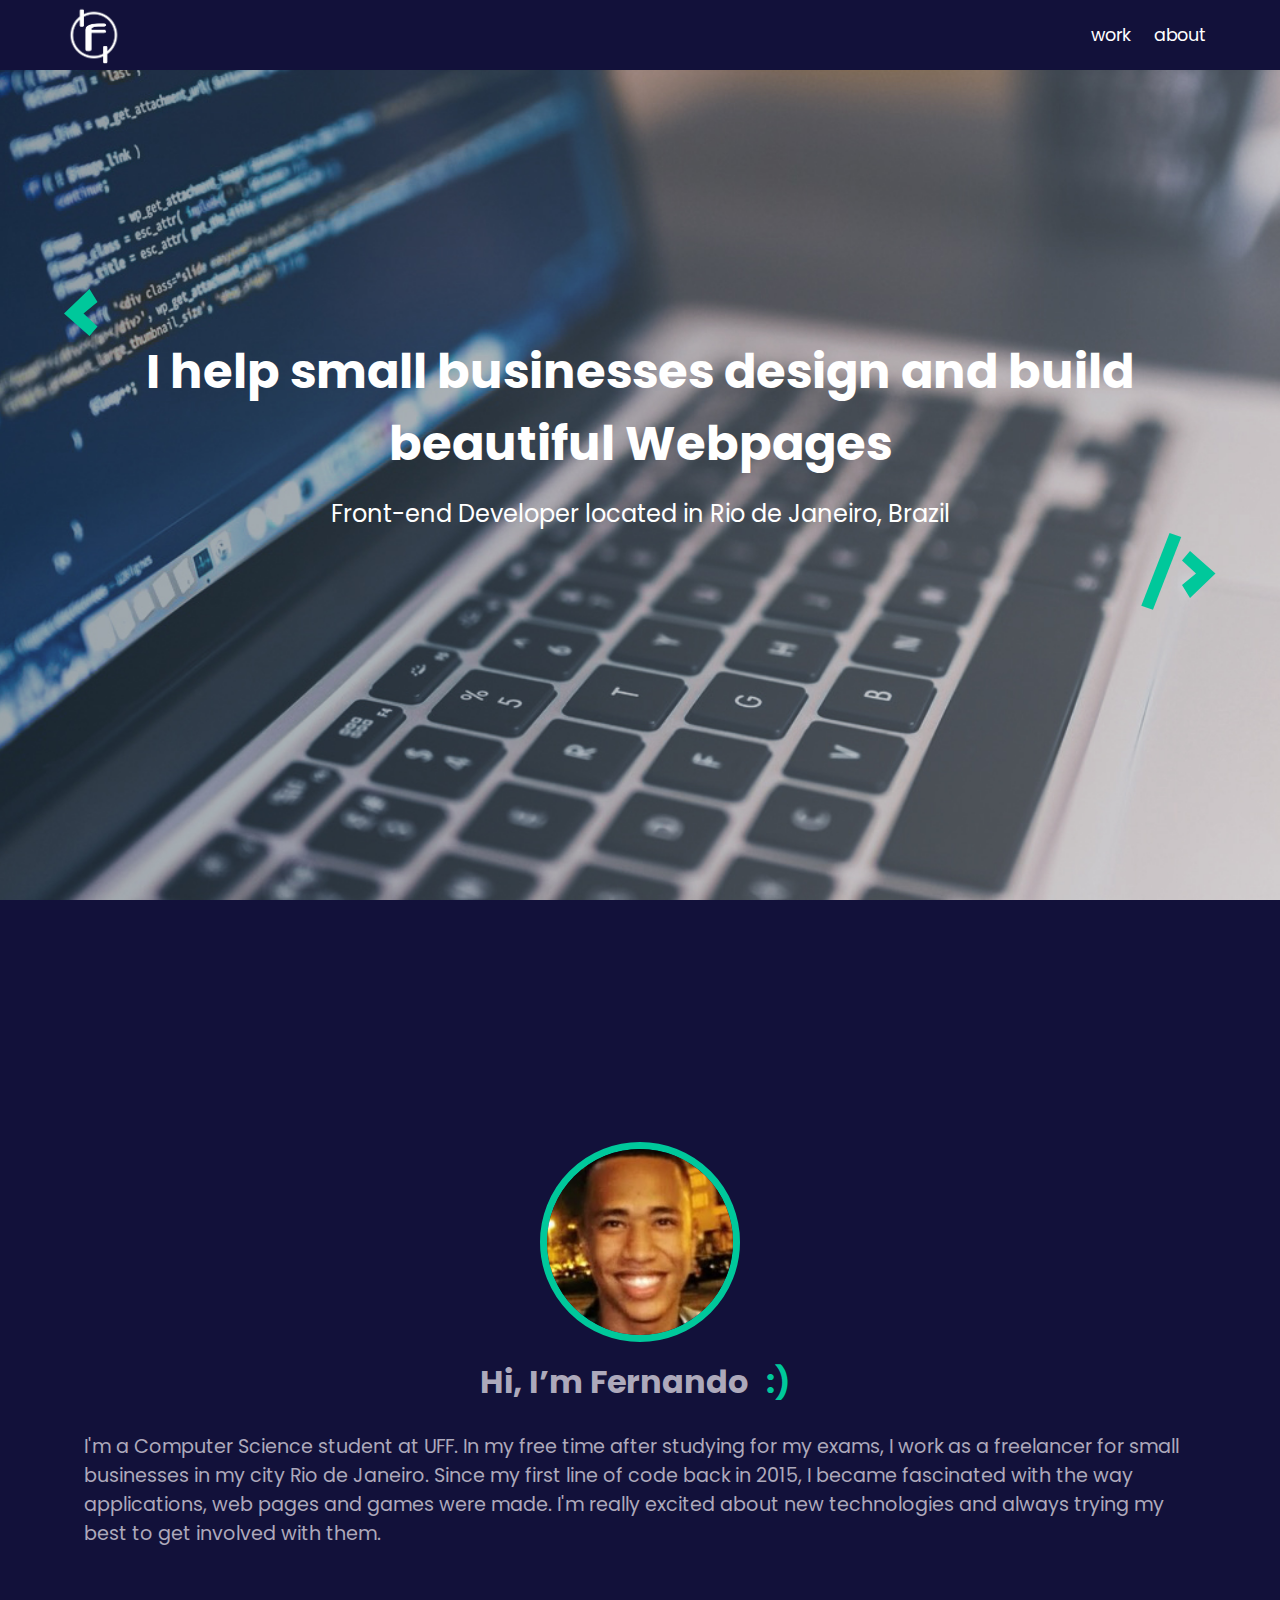
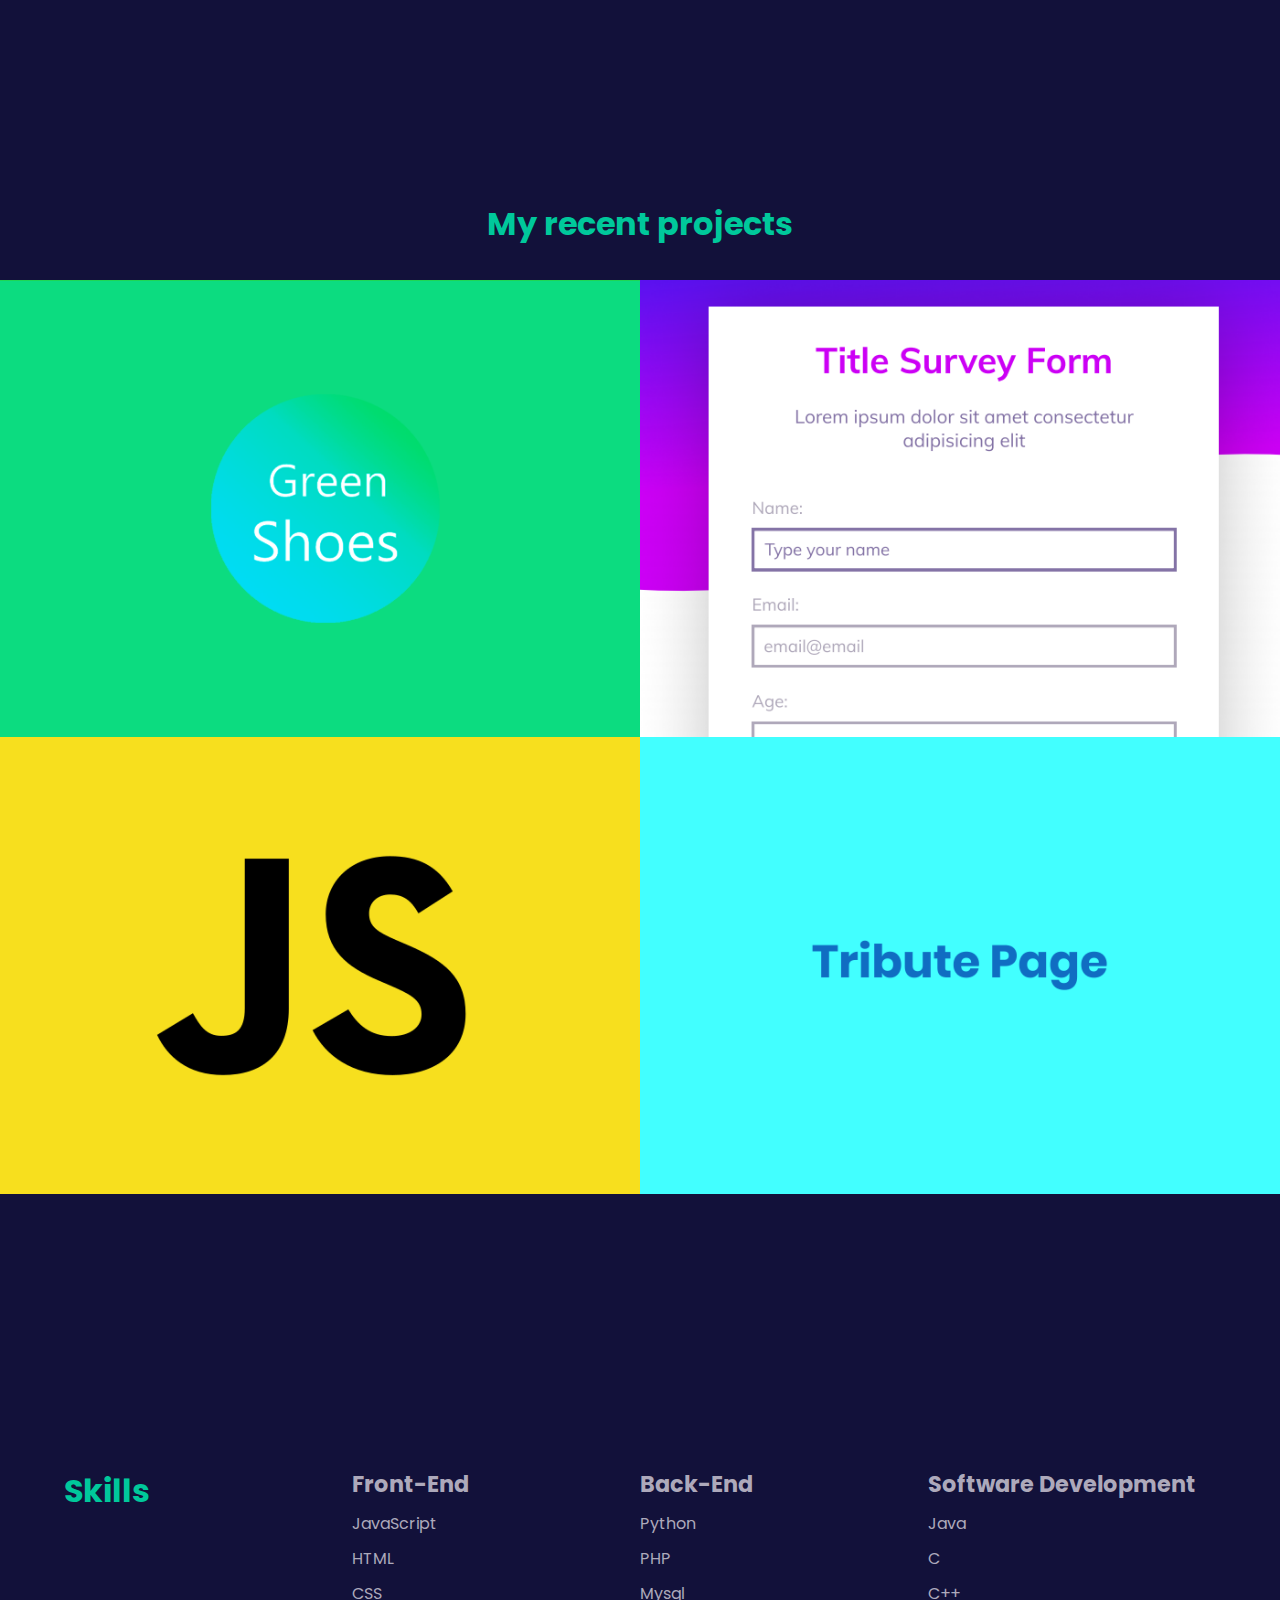
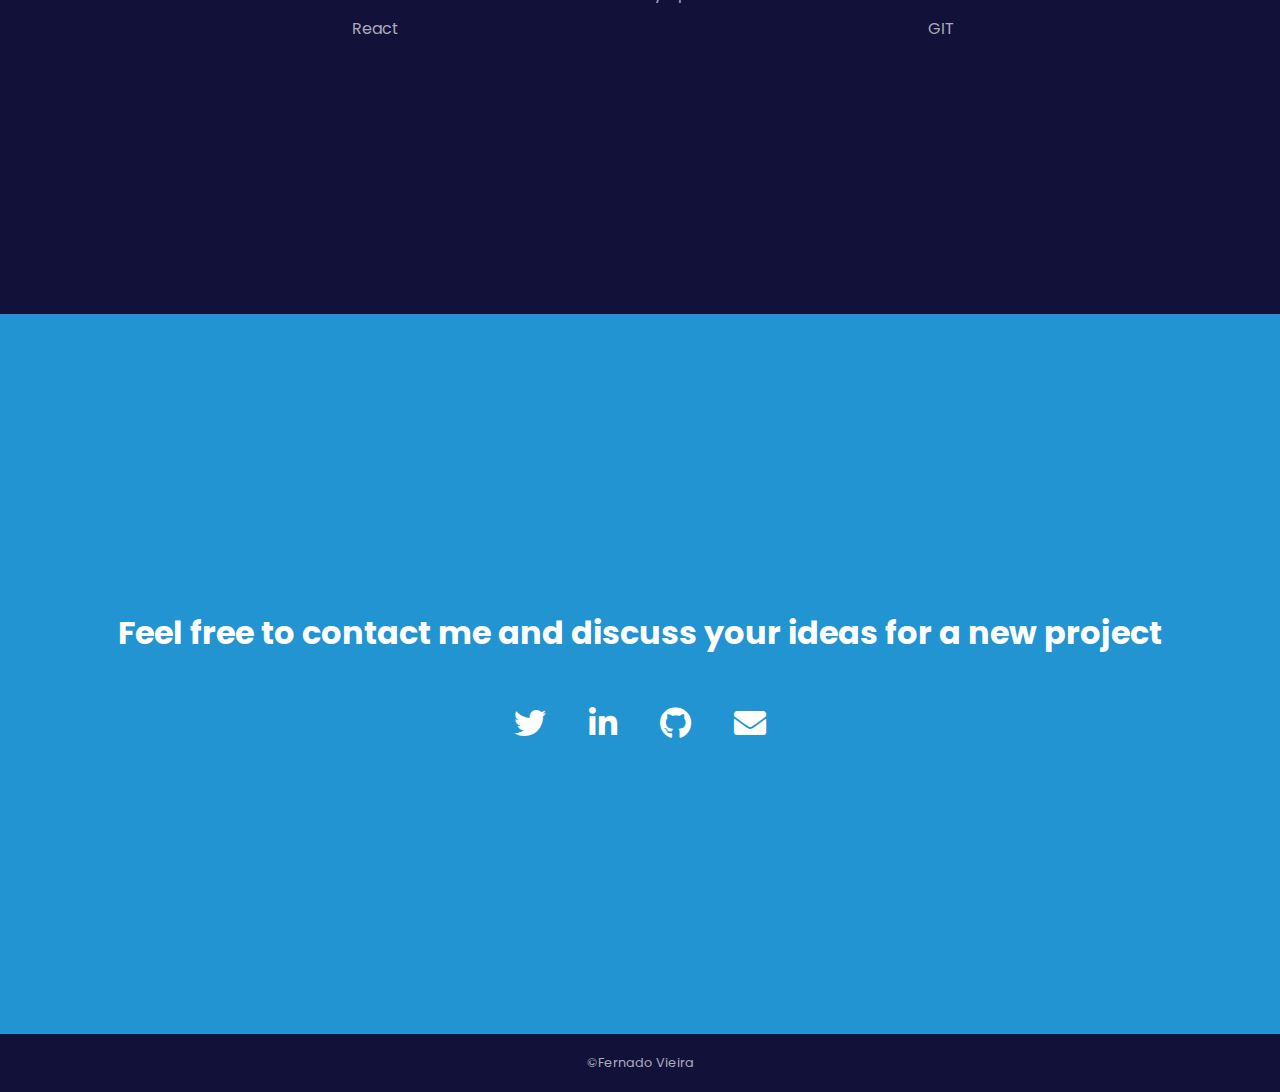
<file: Personal Portfolio/index.html>
<html lang="en">
<head>
    <meta charset="UTF-8">
    <meta name="viewport" content="width=device-width, initial-scale=1.0">
    <link rel="stylesheet" href="./css/style.css">
    <title>Fernando Vieira | Home</title>
</head>
<body>
    <nav class="header" id="navbar">
        <div class="container">
            <img src="./img/logo-white.png" alt="Logo" class="logo-top">
            <nav class="menu">
                <ul>
                    <li><a href="#projects">work</a></li>
                    <li><a href="#about">about</a></li>
                </ul>
            </nav>
        </div>
    </nav>
    <div class="image-background">
        <section class="container" id="welcome-section">
            <svg class="code-top" width="34" height="47" viewBox="0 0 34 47" fill="none" xmlns="http://www.w3.org/2000/svg">
                <path d="M0 24.5L25.5 0L33.5 13L19.5 24.5L33.5 37.5L25.5 47L0 24.5Z" fill="#00C89B"/>
            </svg>                
            <h1 class="title">I help small businesses design and build beautiful Webpages</h1>
            <h2 class="description">Front-end Developer located in Rio de Janeiro, Brazil</h2>
            <svg class="code-bottom" width="75" height="81" viewBox="0 0 75 81" fill="none" xmlns="http://www.w3.org/2000/svg">
                <path d="M40.2258 6.05441L28.5508 1.96838L0.274679 74.685L11.9496 78.771L40.2258 6.05441Z" fill="#00C89B"/>
                <path d="M74.5 42.5L49 67L41 54L55 42.5L41 29.5L49 20L74.5 42.5Z" fill="#00C89B"/>
            </svg>                
        </section>
    </div>
    <div class="container about-section" id="about">
        <img class="profile-img" src="./img/my-photo.jpg" alt="My Photo">
        <h2 class="title-section">Hi, I’m Fernando <span class="smile">:)</span></h2>
        <p class="p-text">I'm a Computer Science student at UFF. In my free time after studying for my exams, I work as a freelancer for small businesses in my city Rio de Janeiro. Since my first line of code back in 2015, I became fascinated with the way applications, web pages and games were made. I'm really excited about new technologies and always trying my best to get involved with them.</p>
    </div>
    <section id="projects">
        <h2 class="title-section">My recent projects</h2>
        <div class="project-area project-area1">
            <img src="./img/portifolio-1.png" alt="Green shoes">
            <div class="project-description">
                <h3 class="project-tile">Green Shoes</h3>
                <p class="p-text">Lorem ipsum dolor sit amet consectetur adipisicing elit.</p>
                <a href="https://codepen.io/fernandonv/full/yLyXdaG" target="_blank">preview the project</a>
            </div>
        </div>
        <div class="project-area project-area2">
            <img src="./img/portifolio-2.png" alt="Survey Form FIFA">
            <div class="project-description">
                <h3 class="project-tile">Survey Form</h3>
                <p class="p-text">FIFA championship Survey Form</p>
                <a href="https://codepen.io/fernandonv/full/PowjPXy" target="_blank">preview the project</a>
            </div>
        </div>
        <div class="project-area project-area3">
            <img src="./img/portifolio-3.png" alt="Technical Documentation Page JavaScript">
            <div class="project-description">
                <h3 class="project-tile">Technical Documentation Page</h3>
                <p class="p-text">JavaScript (JS) is a lightweight, interpreted, or just-in-time compiled programming language with first-class functions.</p>
                <a href="https://codepen.io/fernandonv/full/RwNQqOb" target="_blank">preview the project</a>
            </div>
        </div>
        <div class="project-area project-area4">
            <img src="./img/portifolio-4.png" alt="Tribute Page">
            <div class="project-description">
                <h3 class="project-tile">Tribute Page</h3>
                <p class="p-text">The father of theoretical computer science and artificial intelligence</p>
                <a href="https://codepen.io/fernandonv/full/eYYRdyO" target="_blank">preview the project</a>          
            </div>
        </div>
    </section>
    <div class="container skill-section">
        <h2 class="title-section">Skills</h2>
        <div class="skill">
            <h3 class="type-skill">Front-End</h3>
            <ul>
                <li>JavaScript</li>
                <li>HTML</li>
                <li>CSS</li>
                <li>React</li>
            </ul>
        </div>
        <div class="skill">
            <h3 class="type-skill">Back-End</h3>
            <ul>
                <li>Python</li>
                <li>PHP</li>
                <li>Mysql</li>
            </ul>
        </div>
        <div class="skill">
            <h3 class="type-skill">Software Development</h3>
            <ul>
                <li>Java</li>
                <li>C</li>
                <li>C++</li>
                <li>GIT</li>
            </ul>
        </div>
    </div>
    <div class="blue-background">
        <div class="container social-area">
            <h3 class="social-msg">Feel free to contact me and discuss your ideas for a new project</h3>
            <div class="icons-social">
                <address>
                    <a href="https://twitter.com/FernandoNv47" class="icon" target="_blank"><i class="fab fa-twitter"></i></a>
                    <a href="https://linkedin.com/in/fernandonvieira" class="icon" target="_blank"><i class="fab fa-linkedin-in"></i></a>
                    <a href="https://github.com/FernandoNv" class="icon" id="profile-link"target="_blank"><i class="fab fa-github"></i></a>
                    <a href="mailto:fernandonvieira47@gmail.com" class="icon" target="_blank"><i class="fas fa-envelope"></i></a>
                </address>
            </div>
        </div>
    </div>
    <footer class="container footer">
        <p class="footer-text">©Fernado Vieira</p>
    </footer>
    <script src="./js/app.js"></script>
</body>
</html>
</file>
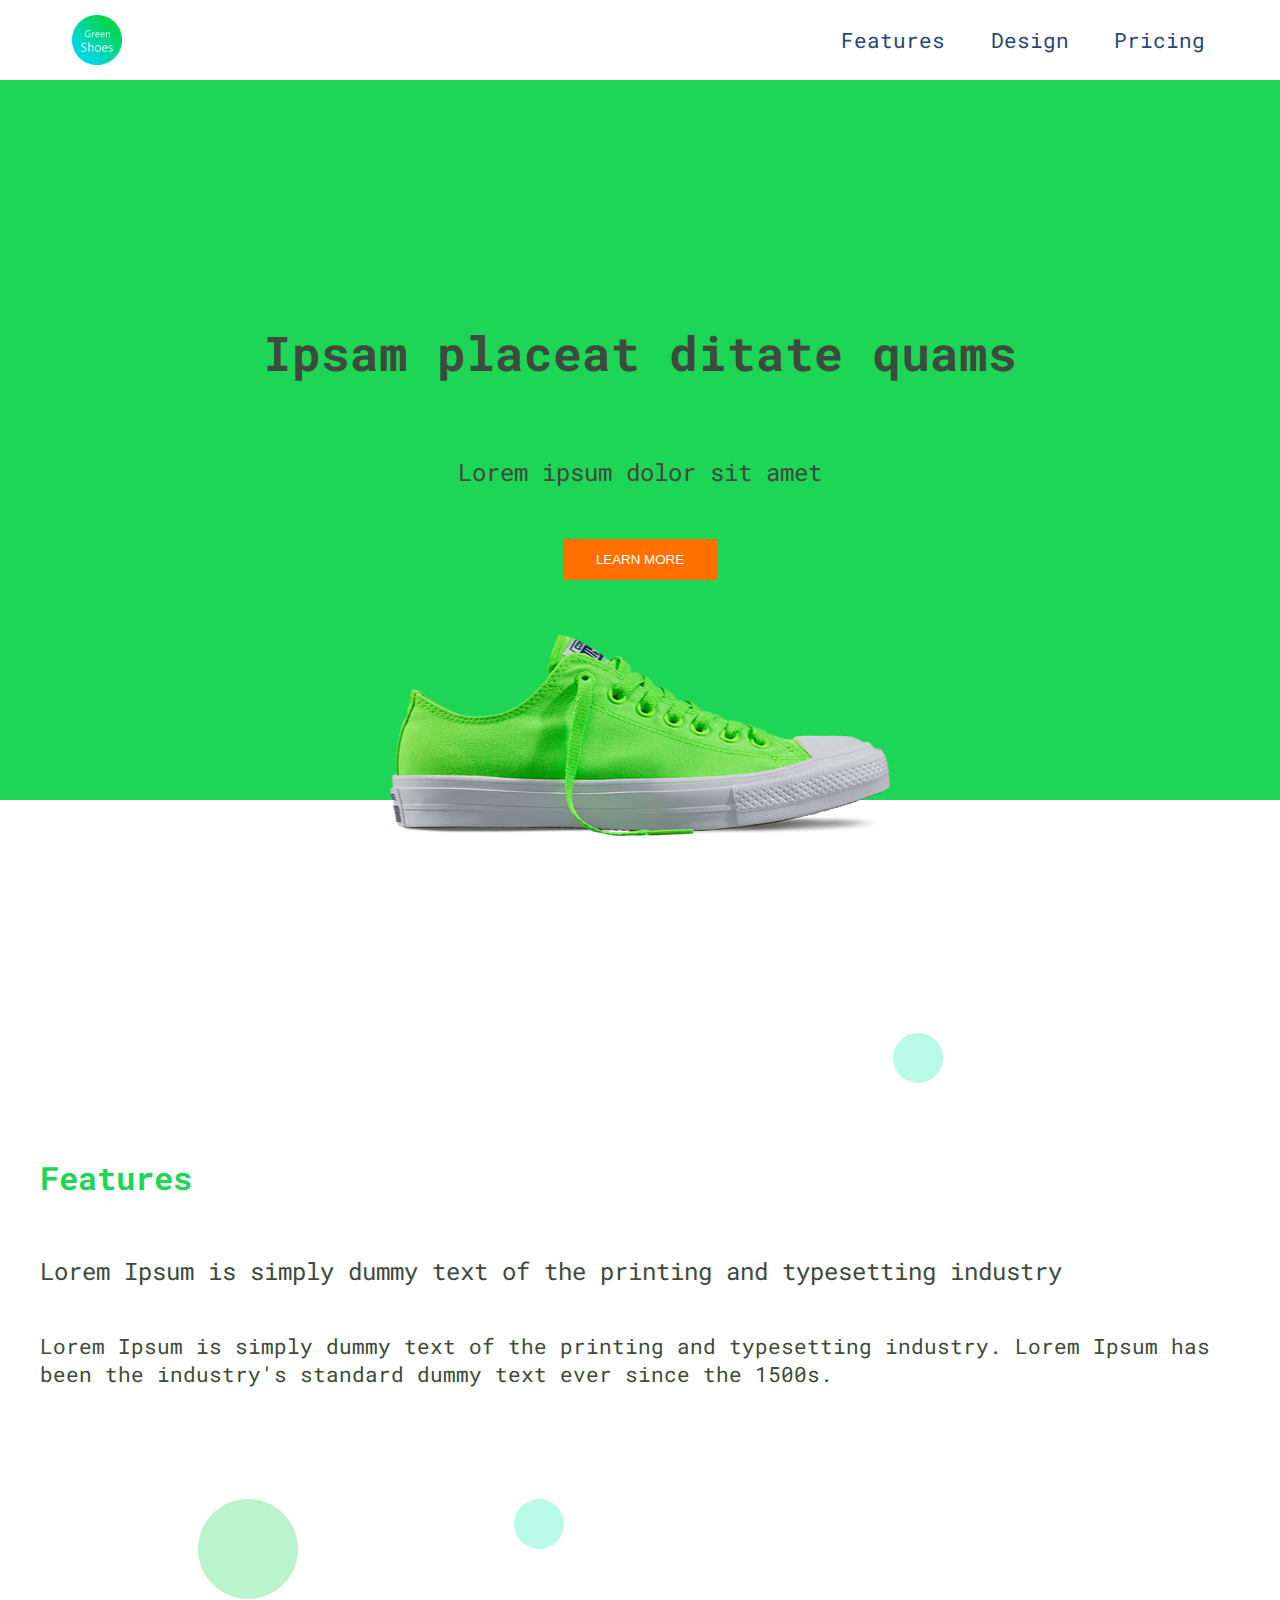
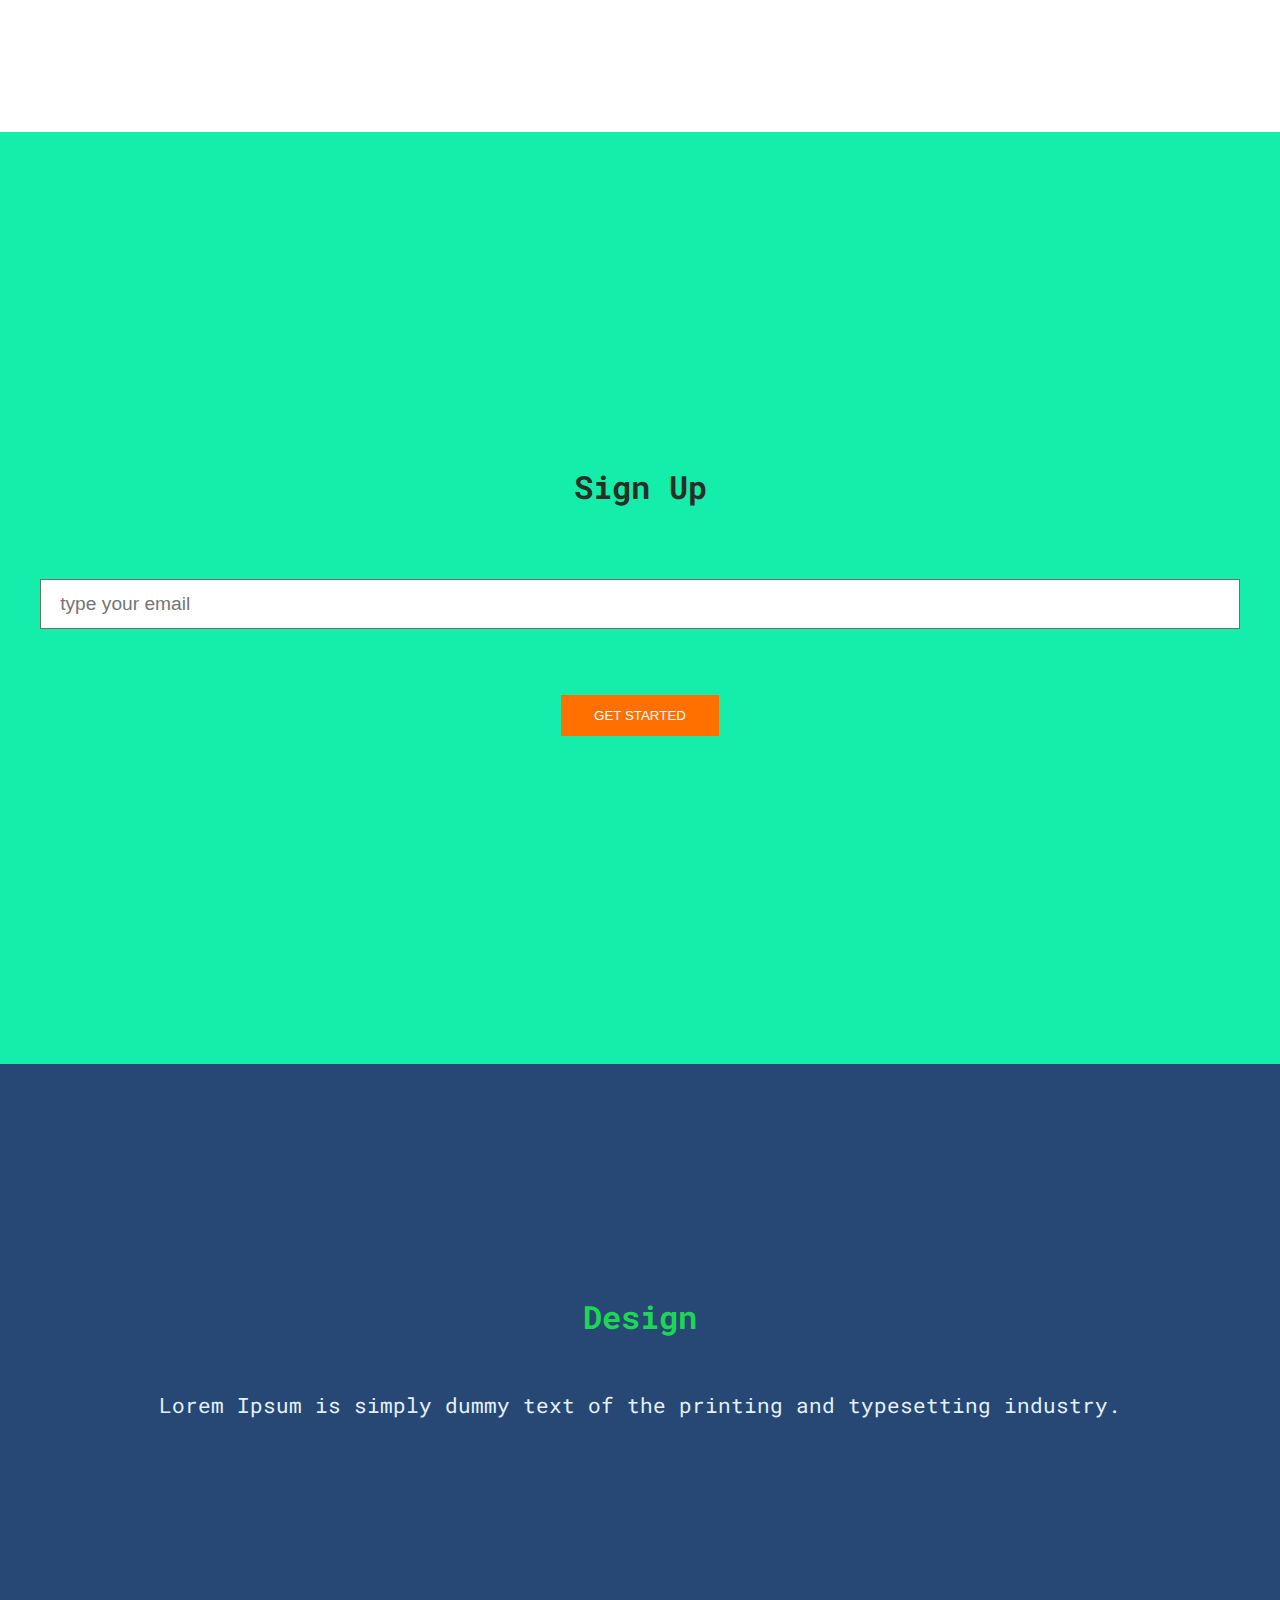
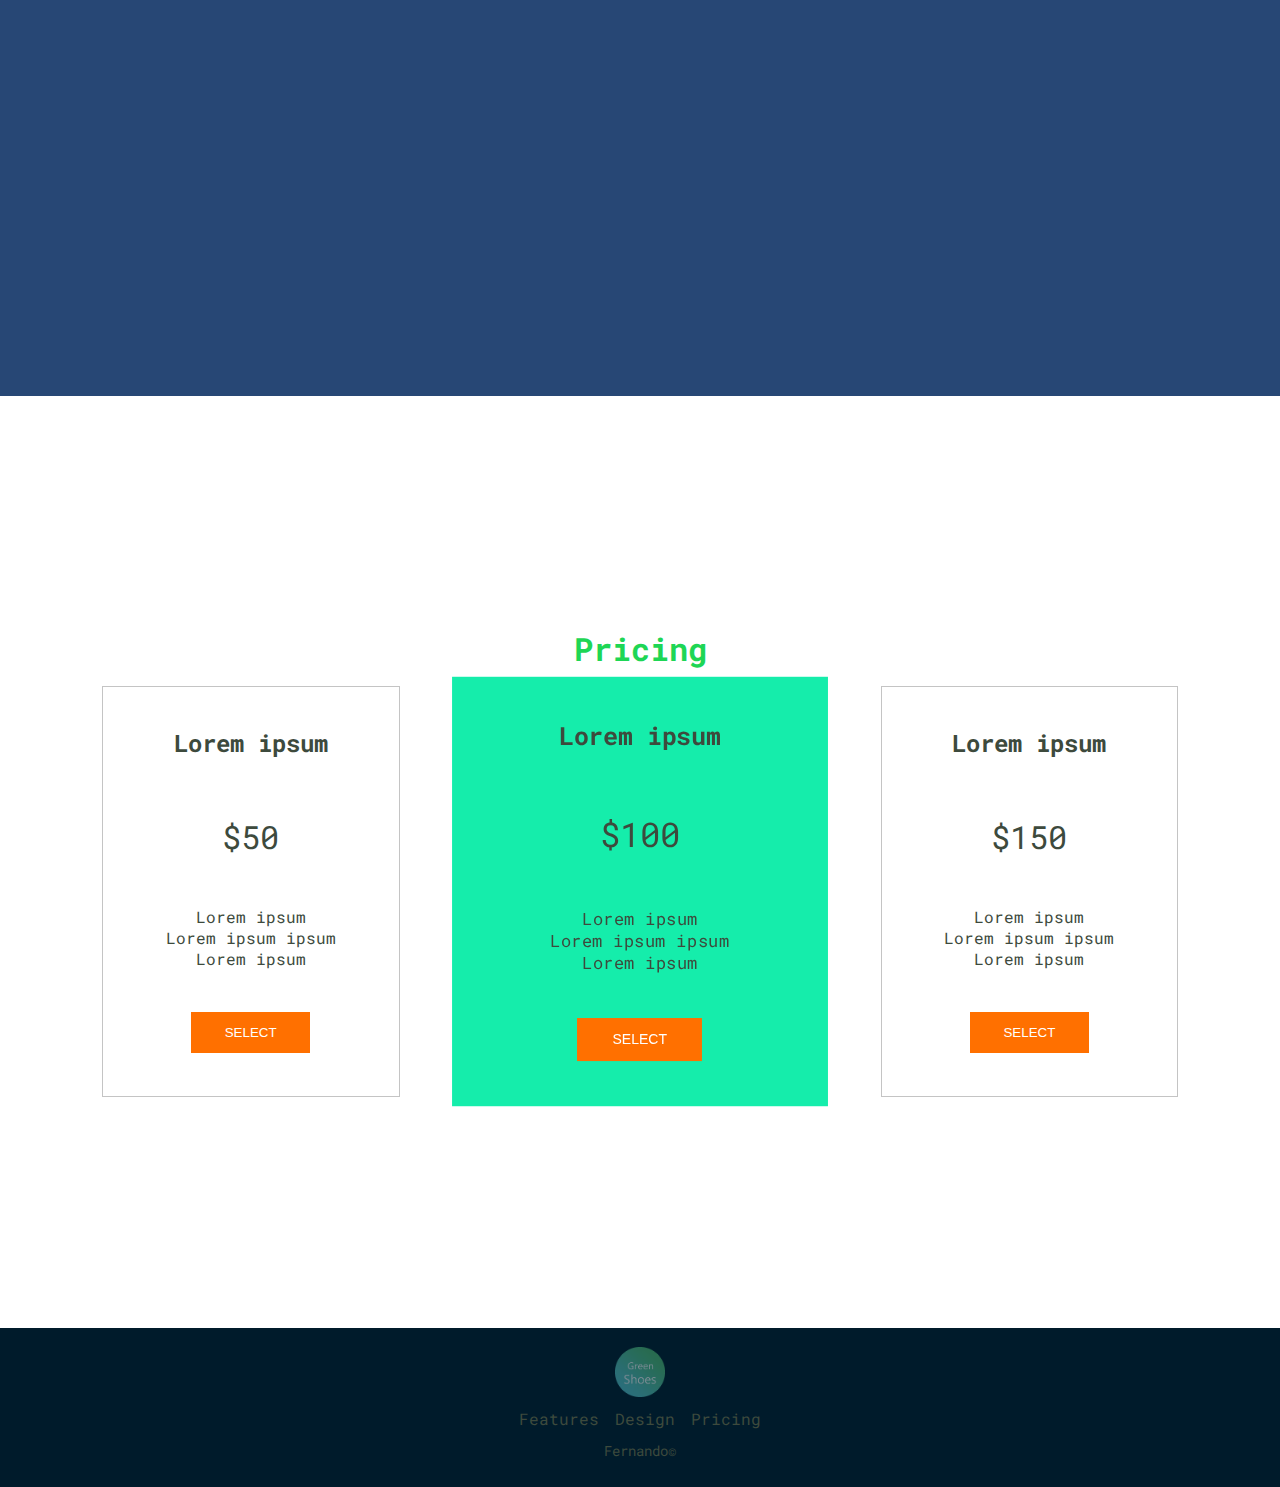
<file: Product Landing Page/index.html>
<html lang="en">
<head>
    <meta charset="UTF-8">
    <meta name="viewport" content="width=device-width, initial-scale=1.0">
    <meta http-equiv="X-UA-Compatible" content="ie=edge">
    <link rel="stylesheet" href="css/style.css">
    <title>Green Shoes | Product Landing Page</title>
</head>
<body>
    <div class="white-background position-fixed green-bottom-border">
        <header class="header" id="header">
            <img src="./img/logo-green-shoe.png" id="header-img" alt="Green Shoes Logo" class="logo-img">
            <nav class="nav-bar-header" id="nav-bar">
                <ul>
                    <li><a href="#features" class="nav-link">Features</a></li>
                    <li><a href="#design" class="nav-link">Design</a></li>
                    <li><a href="#pricing" class="nav-link">Pricing</a></li>
                </ul>
            </nav>
        </header>
    </div>
    <div class="green-background margin-top-fixed">
        <div class="container banner-area position-relative display-flex">
            <h1 class="title">Ipsam placeat ditate quams</h1>
            <h2 class="description">Lorem ipsum dolor sit amet </h2>
            <a href="#design"><button class="bt-primary">LEARN MORE</button></a>
            <img src="./img/green-shoe.png" alt="Image of the green shoe" class="green-shoe">
        </div>
    </div>
    <div class="white-background">
        <div class="features-area container display-flex height-screen position-relative" id="features">
            <h2 class="sub-title">Features</h2>
            <h3 class="description-text">Lorem Ipsum is simply dummy text of the printing and typesetting industry</h3>
            <p class="p-text">Lorem Ipsum is simply dummy text of the printing and typesetting industry. Lorem Ipsum has been the industry's standard dummy text ever since the 1500s.</p>
            <div class="circle circle1"></div>
            <div class="circle circle2"></div>
            <div class="circle circle3"></div>
        </div>
    </div>
    <div class="light-blue-background">
        <div class="signup-area container display-flex height-screen">
            <h2 class="sub-title">Sign Up</h2>
            <form action="https://www.freecodecamp.com/email-submit" id="form">
                <input type="email" id="email" name="email" placeholder="type your email" required class="input-email">
                <input type="submit" value="GET STARTED" id="submit" class="bt-primary">
            </form>
        </div>
    </div>
    <div class="dark-blue-background">
        <div class="design-area container height-screen display-flex" id="design">
            <h2 class="sub-title">Design</h2>
            <p class="p-text">Lorem Ipsum is simply dummy text of the printing and typesetting industry.</p>
            <section class="video-area">
                <iframe width="560" height="315" src="https://www.youtube.com/embed/BTa89IUatVg" frameborder="0" allow="accelerometer; autoplay; encrypted-media; gyroscope; picture-in-picture" allowfullscreen id="video"></iframe>         
        </div>
    </div>
    <div class="white-background">
        <div class="container pricing-area height-screen" id="pricing">
            <h2 class="sub-title">Pricing</h2>
            <div class="card card1">
                <h3 class="title-card">Lorem ipsum</h3>
                <span class="price-area">$50</span>
                <ul class="card-list">
                    <li>Lorem ipsum</li>
                    <li>Lorem ipsum ipsum</li>
                    <li>Lorem ipsum</li>
                </ul>
                <a href="#"><button class="bt-primary">SELECT</button></a>
            </div>
    
            <div class="card primary-card card2">
                <h3 class="title-card">Lorem ipsum</h3>
                <span class="price-area">$100</span>
                <ul class="card-list">
                    <li>Lorem ipsum</li>
                    <li>Lorem ipsum ipsum</li>
                    <li>Lorem ipsum</li>
                </ul>
                <a href="#"><button class="bt-primary">SELECT</button></a>
            </div>
    
            <div class="card card3">
                <h3 class="title-card">Lorem ipsum</h3>
                <span class="price-area">$150</span>
                <ul class="card-list">
                    <li>Lorem ipsum</li>
                    <li>Lorem ipsum ipsum</li>
                    <li>Lorem ipsum</li>
                </ul>
                <a href="#"><button class="bt-primary">SELECT</button></a>
            </div>
        </div>
    </div>
    <div class="dark-background">
        <footer class="footer">
            <img src="./img/logo-green-shoe.png" id="header-img" alt="Green Shoes Logo" class="logo-img">
            <nav class="nav-bar-footer">
                <ul>
                    <li><a href="#" class="nav-link">Features</a></li>
                    <li><a href="#" class="nav-link">Design</a></li>
                    <li><a href="#" class="nav-link">Pricing</a></li>
                </ul>
            </nav>
            <span class="copyright">Fernando©</span>
        </footer>
    </div>
</body>
</html>
</file>
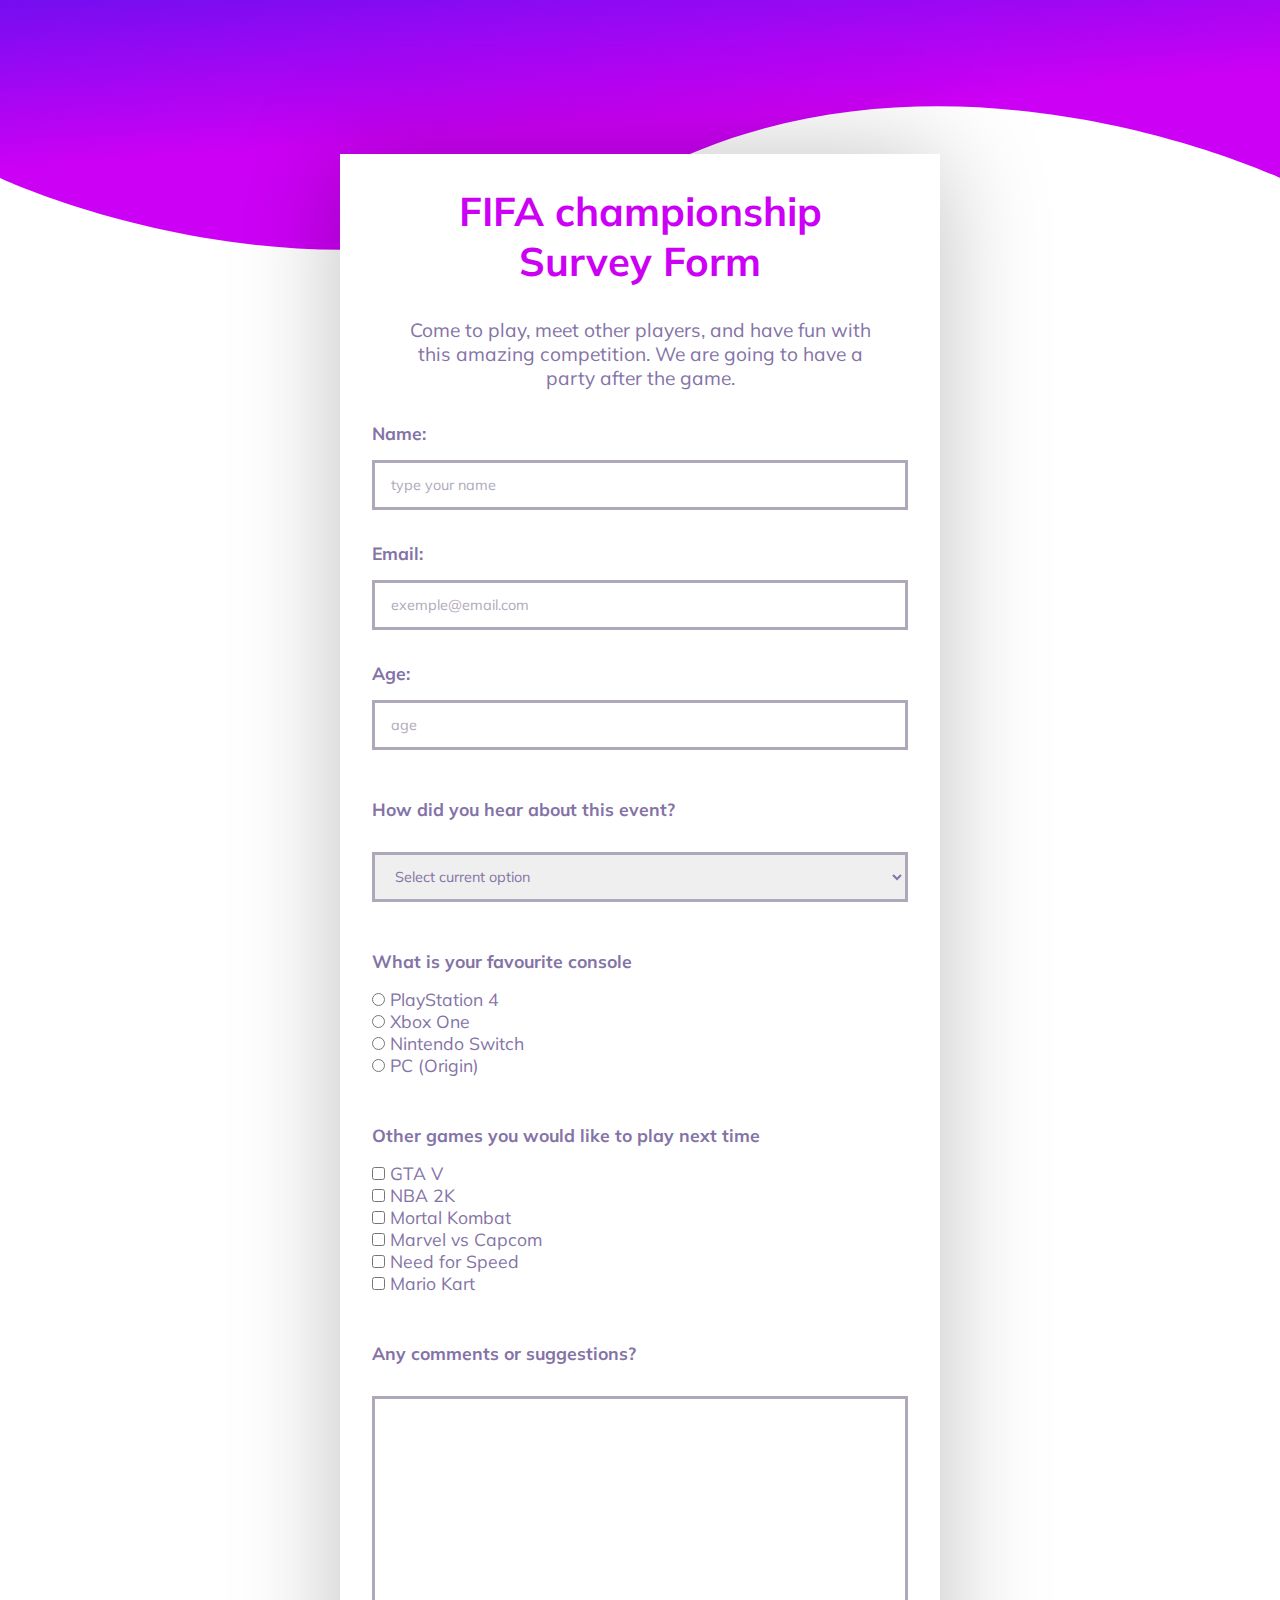
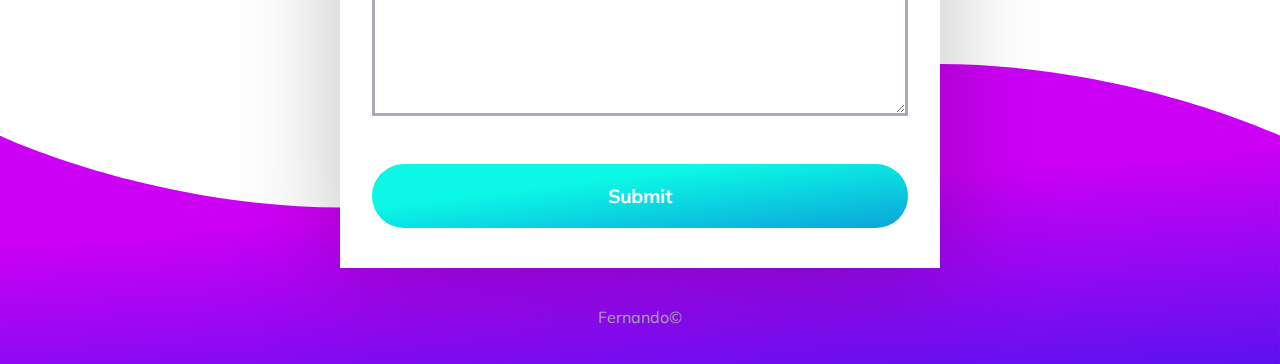
<file: Survey Form/index.html>
<html lang="en">
<head>
    <meta charset="UTF-8">
    <meta name="viewport" content="width=device-width, initial-scale=1.0">
    <meta http-equiv="X-UA-Compatible" content="ie=edge">
    <link rel="stylesheet" href="style.css">
    <title>Survey Form | Fernando</title>
</head>
<body>
    <div class="wave wave-top">
                  
    </div>
    <div class="container">
        <header class="header">
            <h1 class="title" id="title">FIFA championship Survey Form</h1>
            <p class="description" id="description">Come to play, meet other players, and have fun with this amazing competition. We are going to have a party after the game.</p>
        </header>

        <form id="survey-form">
            <div class="item-form">
                <label for="name" id="name-label">Name: </label>
                <input type="text" name="name" id="name" placeholder="type your name" class="input" required>
            </div>
            <div class="item-form">
                <label for="email" id="email-label">Email: </label>
                <input type="email" name="email" id="email" placeholder="exemple@email.com" class="input" required>
            </div>
            <div class="item-form">
                <label for="number" id="number-label">Age: </label>
                <input type="number" min="7" max="50" name="age" id="number" placeholder="age" class="input"> 
            </div>
            <div class="item-form">
                <p class="item-description">How did you hear about this event?</p>
                <select id="dropdown" class="input">
                    <option disabled selected value>Select current option</option>
                    <option value="facebook">Facebook</option>
                    <option value="twitter">Twitter</option>
                    <option value="other">Other</option>
                </select>
            </div>
            <div class="item-form">
                <p class="item-description">What is your favourite console</p>

                <div class="item-group">
                    <div>
                        <input type="radio" id="playstation" value="playstation" name="console" class="input-radio">
                        <label for="playstation">PlayStation 4</label>
                    </div>
                    <div>
                        <input type="radio" id="xbox" value="xbox" name="console" class="input-radio">
                        <label for="xbox">Xbox One</label>
                    </div>
                    <div>
                        <input type="radio" id="nintendo" value="nintendo" name="console" class="input-radio">
                        <label for="nintendo">Nintendo Switch</label>
                    </div>
                    <div>
                        <input type="radio" id="pc" name="console" value="pc" class="input-radio">
                        <label for="pc">PC (Origin)</label>
                    </div>
                </div>
            </div>
            <div class="item-form">
                <p class="item-description">Other games you would like to play next time</p>
                <div class="item-group">
                    <div>
                        <input type="checkbox" id="gta" class="input-checkbox" value="gta">
                        <label for="gta">GTA V</label>
                    </div>

                    <div>
                        <input type="checkbox" id="nba" class="input-checkbox" value="nba">
                        <label for="nba">NBA 2K</label>
                    </div>

                    <div>
                        <input type="checkbox" id="mk" class="input-checkbox" value="mk">
                        <label for="mk">Mortal Kombat</label>
                    </div>

                    <div>
                        <input type="checkbox" id="marvel-capcom" class="input-checkbox" value="marvel-capcom">
                        <label for="marvel-capcom">Marvel vs Capcom</label>
                    </div>

                    <div>
                        <input type="checkbox" id="need" class="input-checkbox" value="need">
                        <label for="need" class="input-checkbox">Need for Speed</label>
                    </div>

                    <div>
                        <input type="checkbox" id="mario" class="input-checkbox" value="mario">
                        <label for="mario" class="input-checkbox">Mario Kart</label>
                    </div>
                </div>
            </div>
            <div class="item-form">
                <p class="item-description">Any comments or suggestions?</p>
                <textarea id="comments" class="input textarea"></textarea>
            </div>
            <input type="submit" class="btn-submit" id="submit">
        </form>
    </div>
    <footer class="footer wave wave-footer">
        <p>Fernando©</p>                
    </footer>
</body>
</html>
</file>
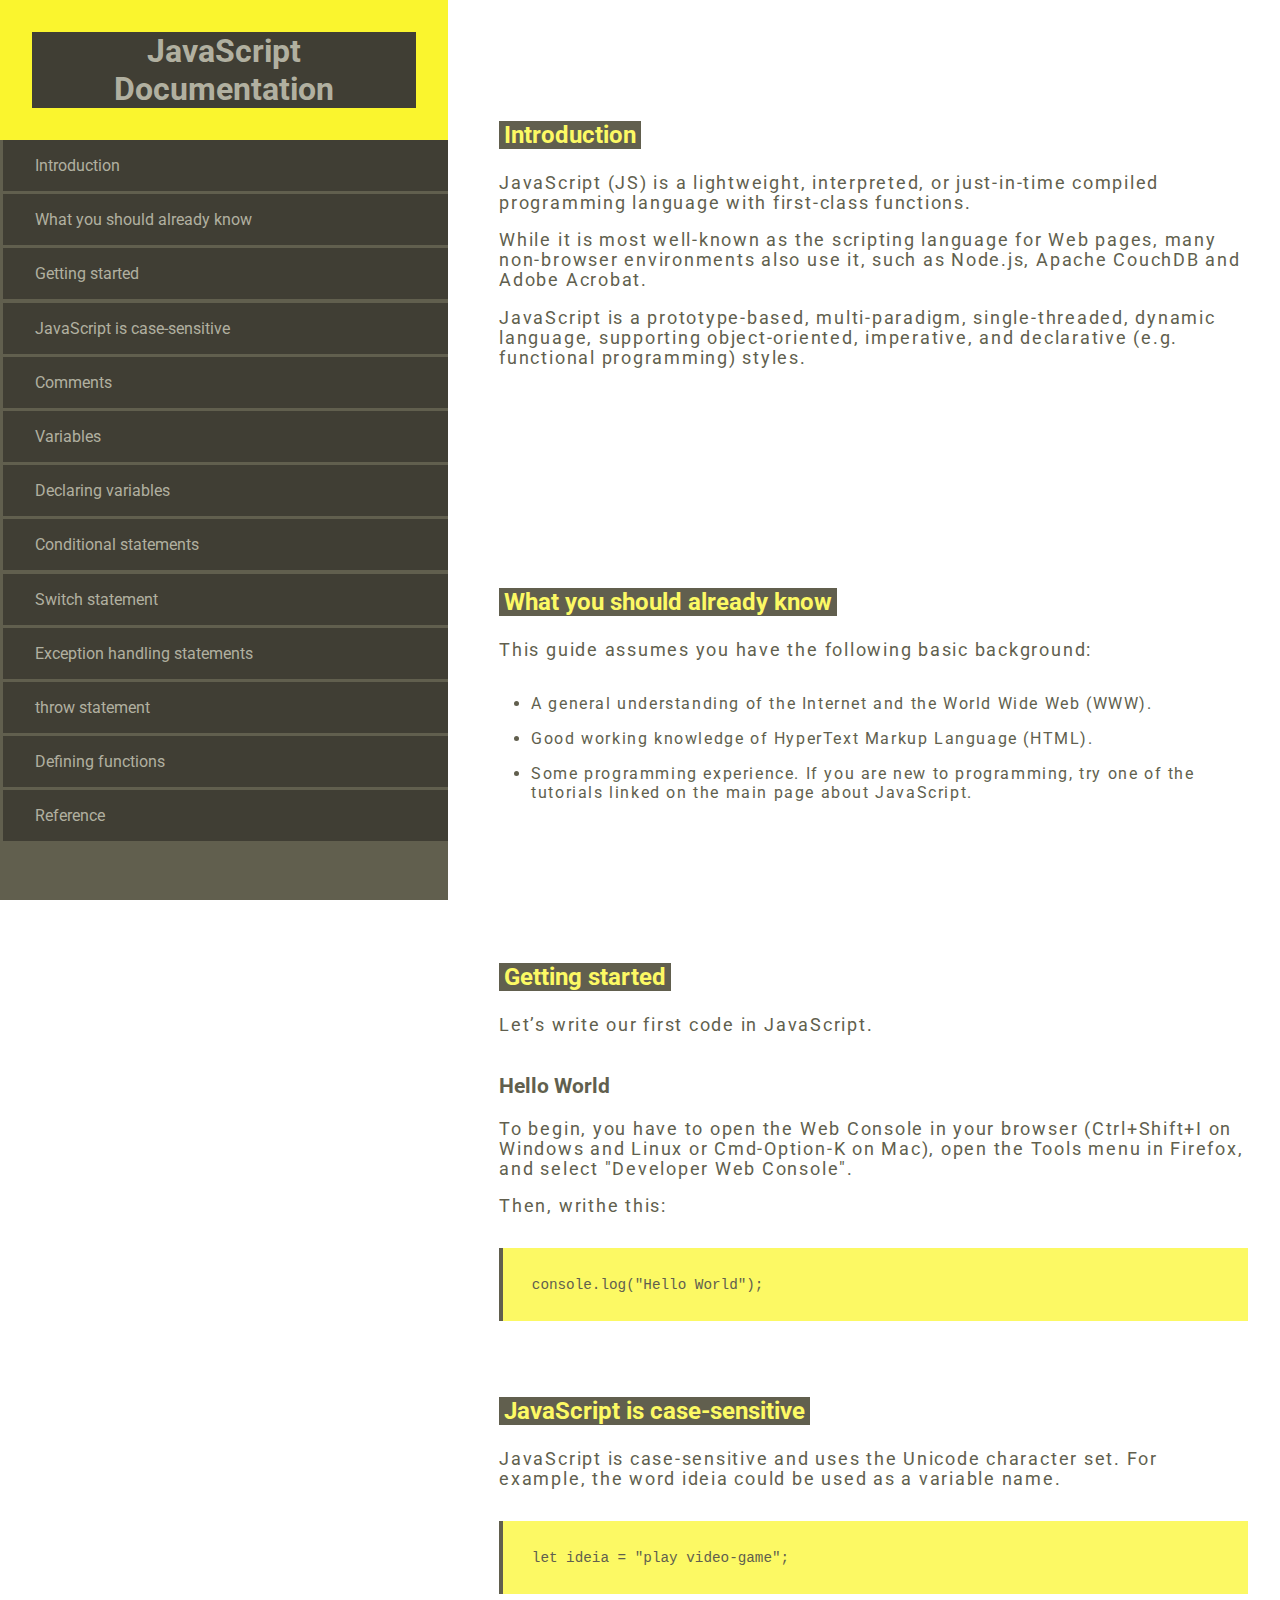
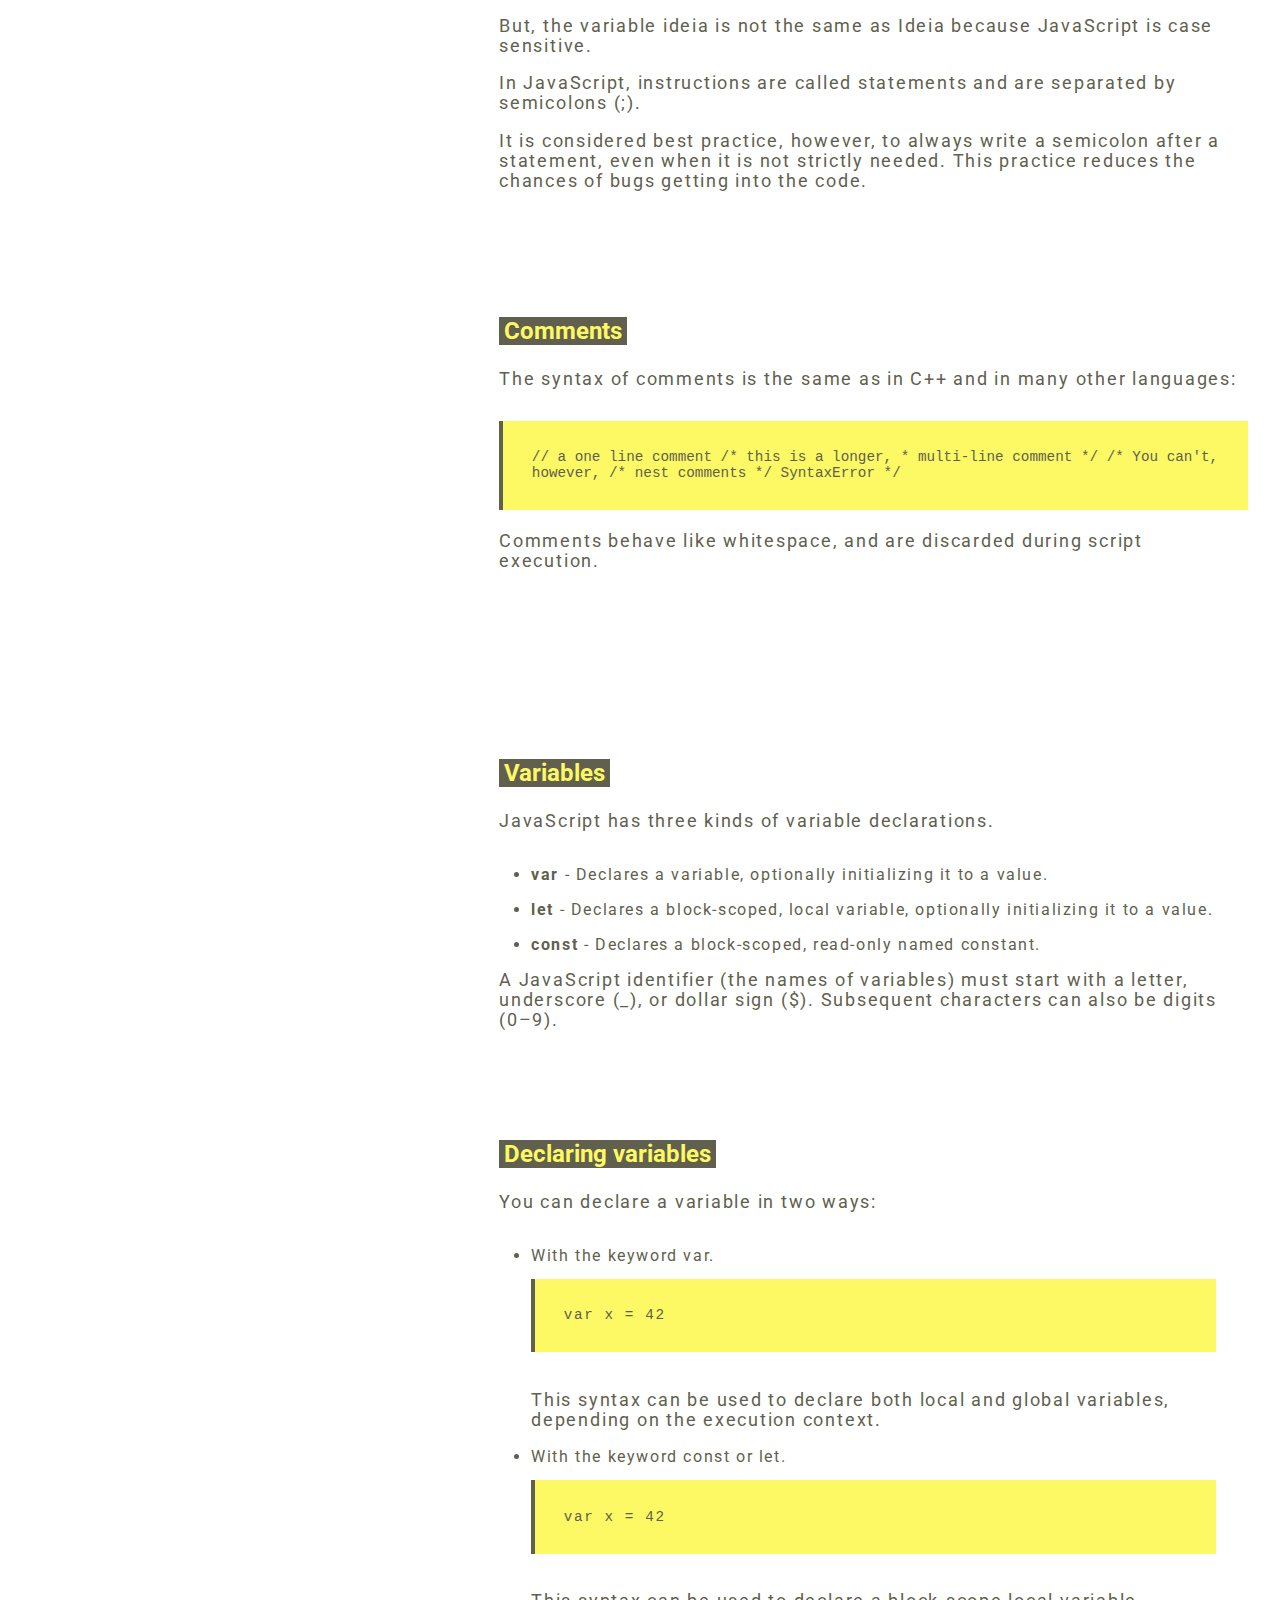
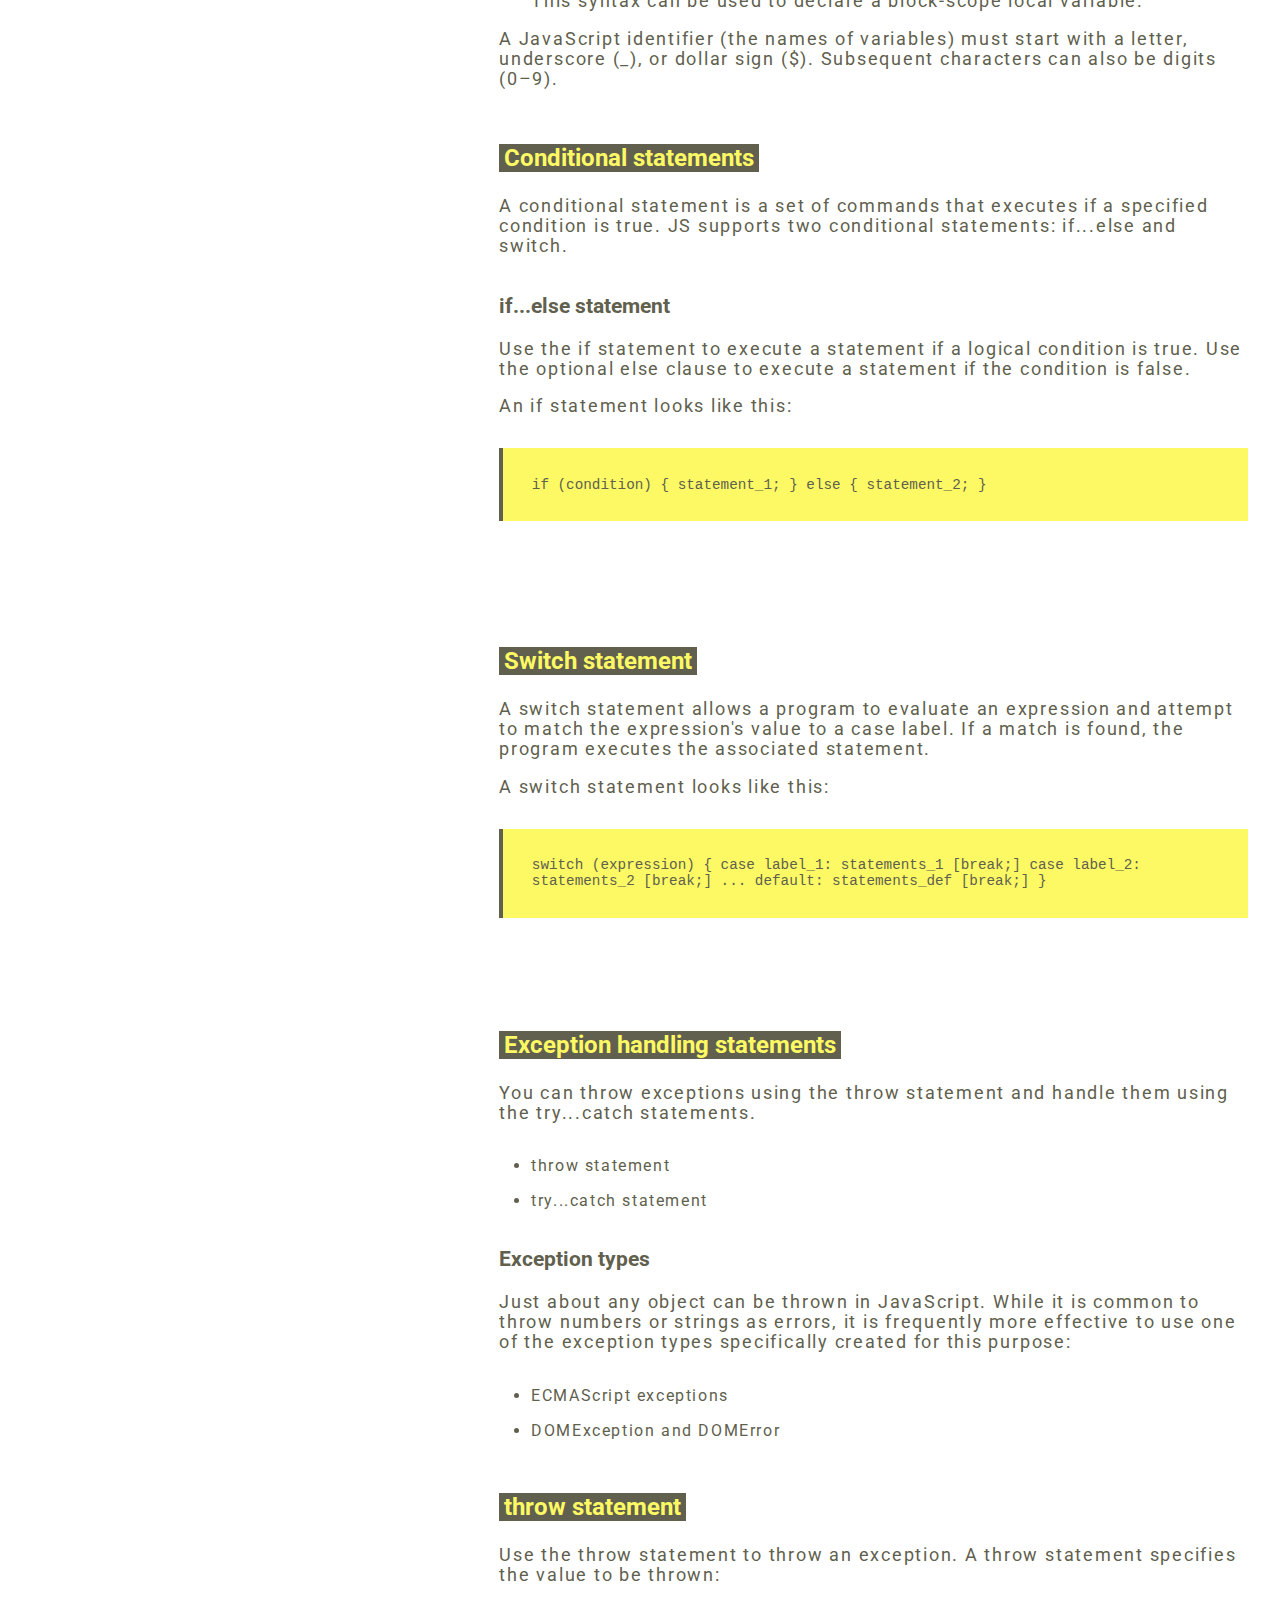
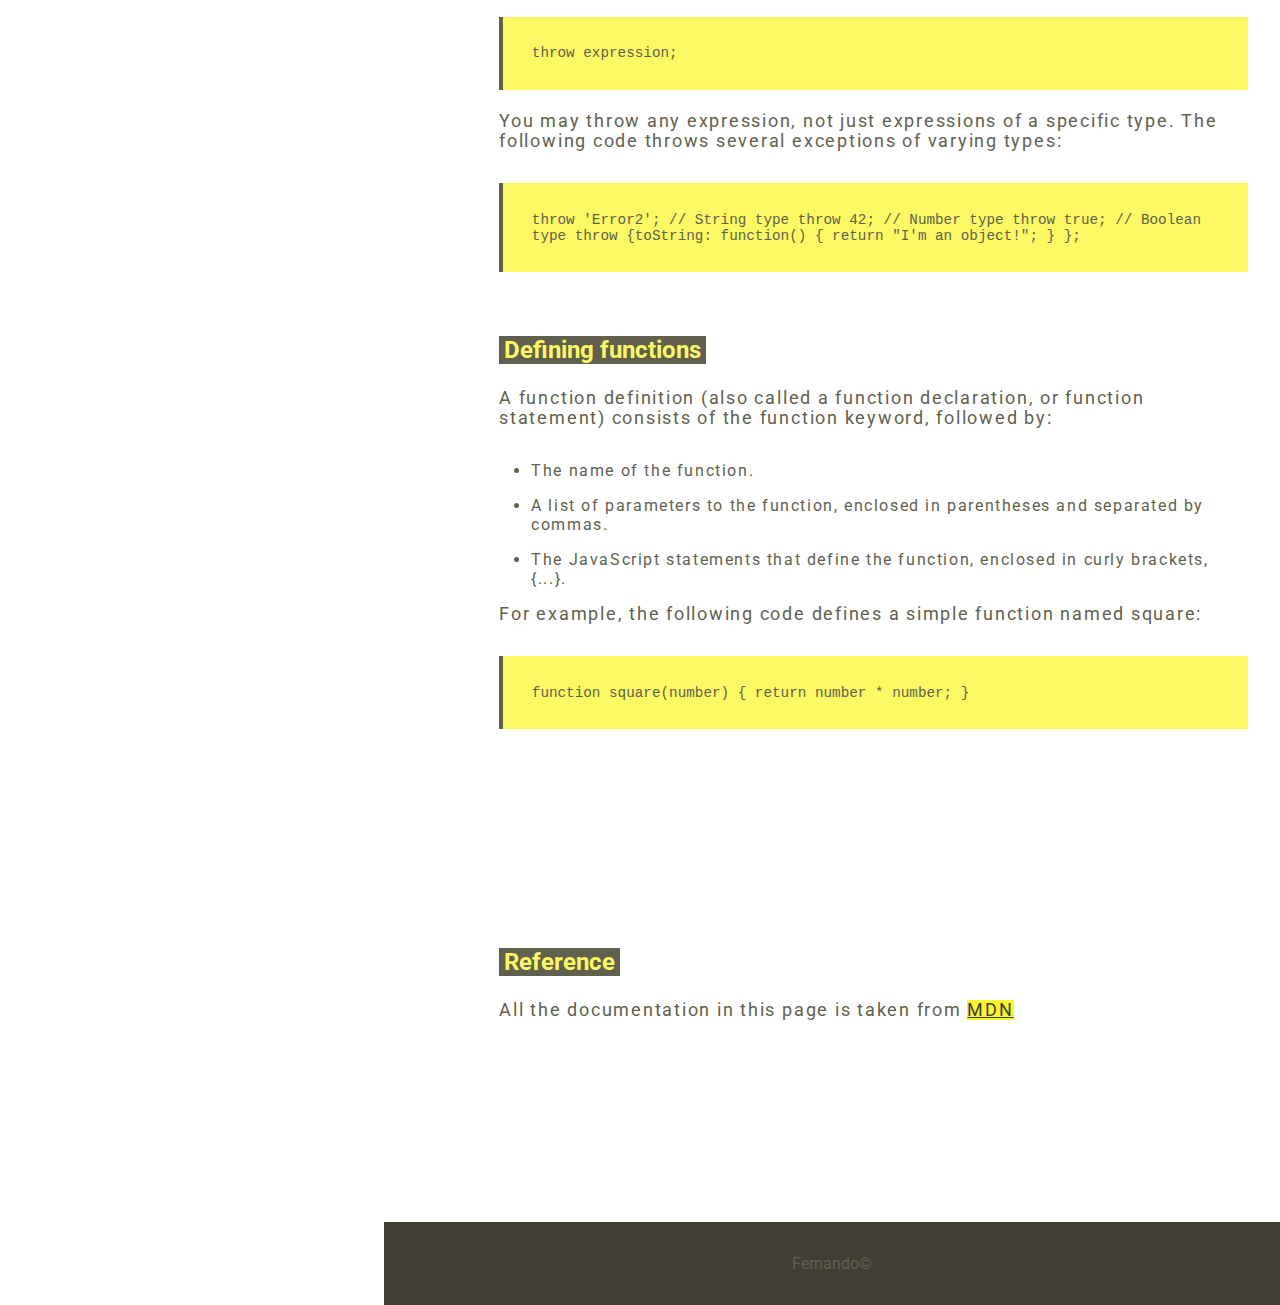
<file: Technical Documentation Page/index.html>
<html lang="en">
<head>
    <meta charset="UTF-8">
    <meta name="viewport" content="width=device-width, initial-scale=1.0">
    <meta http-equiv="X-UA-Compatible" content="ie=edge">
    <link rel="stylesheet" href="./css/style.css">
    <title>Technical Documentation Page</title>
</head>
<body>
    <nav id="navbar">
        <header class="title-page">
            <i class="fas fa-bars menu-icon"></i>
            <h1 class="header">JavaScript Documentation</h1>
        </header>
        <ul class="menu">
            <li><a href="#Introduction" class="nav-link">Introduction</a></li>
            <li><a href="#What_you_should_already_know" class="nav-link">What you should already know</a></li>
            <li><a href="#Getting_started" class="nav-link">Getting started</a></li>
            <li><a href="#JavaScript_is_case-sensitive" class="nav-link">JavaScript is case-sensitive</a></li>
            <li><a href="#Comments" class="nav-link">Comments</a></li>
            <li><a href="#Variables" class="nav-link">Variables</a></li>
            <li><a href="#Declaring_variables" class="nav-link">Declaring variables</a></li>
            <li><a href="#Conditional_statements" class="nav-link">Conditional statements</a></li>
            <li><a href="#Switch_statement" class="nav-link">Switch statement</a></li>
            <li><a href="#Exception_handling_statements" class="nav-link">Exception handling statements</a></li>
            <li><a href="#throw_statement" class="nav-link">throw statement</a></li>
            <li><a href="#Defining_functions" class="nav-link">Defining functions</a></li>
            <li><a href="#Reference" class="nav-link">Reference</a></li
        </ul>
    </nav>
    <main id="main-doc">
        <section class="main-section" id="Introduction">
            <header class="main-header">Introduction</header>
            <p class="paragraph">JavaScript (JS) is a lightweight, interpreted, or just-in-time compiled programming language with first-class functions.</p>
            <p class="paragraph">While it is most well-known as the scripting language for Web pages, many non-browser environments also use it, such as Node.js, Apache CouchDB and Adobe Acrobat.</p>
            <p class="paragraph">JavaScript is a prototype-based, multi-paradigm, single-threaded, dynamic language, supporting object-oriented, imperative, and declarative (e.g. functional programming) styles.</p>
        </section>
        <section class="main-section" id="What_you_should_already_know">
            <header class="main-header" >What you should already know</header>
            <p class="paragraph">This guide assumes you have the following basic background:</p>
            <ul class="section-list">
                <li class="main-list-element">A general understanding of the Internet and the World Wide Web (WWW).</li>
                <li class="main-list-element">Good working knowledge of HyperText Markup Language (HTML).</li>
                <li class="main-list-element">Some programming experience. If you are new to programming, try one of the tutorials linked on the main page about JavaScript.</li>
            </ul>
        </section>
        <section class="main-section" id="Getting_started">
            <header class="main-header">Getting started</header>
            <p class="paragraph">Let’s write our first code in JavaScript.</p>
            <h2 class="sub-title">Hello World</h2>
            <p class="paragraph">To begin, you have to open the Web Console in your browser (Ctrl+Shift+I on Windows and Linux or Cmd-Option-K on Mac), open the Tools menu in Firefox, and select "Developer Web Console".</p>
            <p class="paragraph">Then, writhe this:</p>
            <code class="code-area">
                console.log("Hello World");
            </code>
        </section>
        <section class="main-section" id="JavaScript_is_case-sensitive">
            <header class="main-header">JavaScript is case-sensitive</header>
            <p class="paragraph">JavaScript is case-sensitive and uses the Unicode character set. For example, the word ideia could be used as a variable name.</p>
            <code class="code-area">
                let ideia = "play video-game";
            </code>
            <p class="paragraph">But, the variable ideia is not the same as Ideia because JavaScript is case sensitive.</p>
            <p class="paragraph">In JavaScript, instructions are called statements and are separated by semicolons (;).</p>
            <p class="paragraph">It is considered best practice, however, to always write a semicolon after a statement, even when it is not strictly needed. This practice reduces the chances of bugs getting into the code.</p>
        </section>
        <section class="main-section" id="Comments">
            <header class="main-header">Comments</header>
            <p class="paragraph">The syntax of comments is the same as in C++ and in many other languages:</p>
            <code class="code-area">
                // a one line comment
                
                /* this is a longer, 
                * multi-line comment
                */
                
                /* You can't, however, /* nest comments */ SyntaxError */
            </code>
            <p class="paragraph">Comments behave like whitespace, and are discarded during script execution.</p>
        </section>
        <section class="main-section" id="Variables">
            <header class="main-header">Variables</header>
            <p class="paragraph">JavaScript has three kinds of variable declarations.</p>
            <ul class="section-list">
                <li class="main-list-element"><b>var</b> - Declares a variable, optionally initializing it to a value.</li>
                <li class="main-list-element"><b>let</b> - Declares a block-scoped, local variable, optionally initializing it to a value.</li>
                <li class="main-list-element"><b>const</b> - Declares a block-scoped, read-only named constant.</li>
            </ul>
            <p class="paragraph">A JavaScript identifier (the names of variables) must start with a letter, underscore (_), or dollar sign ($). Subsequent characters can also be digits (0–9).</p>
        </section>
        <section class="main-section" id="Declaring_variables">
            <header class="main-header">Declaring variables</header>
            <p class="paragraph">You can declare a variable in two ways:</p>
            <ul class="section-list">
                <li class="main-list-element">
                    With the keyword var. 
                    <code class="code-area">
                        var x = 42
                    </code>
                </li>
                <p class="paragraph">This syntax can be used to declare both local and global variables, depending on the execution context.</p>
                <li class="main-list-element">
                    With the keyword const or let. 
                    <code class="code-area">
                        var x = 42
                    </code>
                </li>
                <p class="paragraph">This syntax can be used to declare a block-scope local variable.</p>
            </ul>
            <p class="paragraph">A JavaScript identifier (the names of variables) must start with a letter, underscore (_), or dollar sign ($). Subsequent characters can also be digits (0–9).</p>
        </section>
        <section class="main-section" id="Conditional_statements">
            <header class="main-header">Conditional statements</header>
            <p class="paragraph">A conditional statement is a set of commands that executes if a specified condition is true. JS supports two conditional statements: if...else and switch.</p>
            <h2 class="sub-title">if...else statement</h2>
            <p class="paragraph">Use the if statement to execute a statement if a logical condition is true. Use the optional else clause to execute a statement if the condition is false.</p>
            <p class="paragraph">An if statement looks like this:</p>
            <code class="code-area">
                if (condition) {
                    statement_1;  
                } else {
                    statement_2;
                }
            </code>
        </section>
        <section class="main-section" id="Switch_statement">
            <header class="main-header">Switch statement</header>
            <p class="paragraph">A switch statement allows a program to evaluate an expression and attempt to match the expression's value to a case label. If a match is found, the program executes the associated statement.</p>
            <p class="paragraph">A switch statement looks like this:</p>
            <code class="code-area">
                switch (expression) {
                    case label_1:
                      statements_1
                      [break;]
                    case label_2:
                      statements_2
                      [break;]
                      ...
                    default:
                      statements_def
                      [break;]
                }
            </code>
        </section>
        <section class="main-section" id="Exception_handling_statements">
            <header class="main-header">Exception handling statements</header>
            <p class="paragraph">You can throw exceptions using the throw statement and handle them using the try...catch statements.</p>
            <ul class="section-list">
                <li class="main-list-element">throw statement</li>
                <li class="main-list-element">try...catch statement</li>
            </ul>
            <h2 class="sub-title">Exception types</h2>
            <p class="paragraph">Just about any object can be thrown in JavaScript. While it is common to throw numbers or strings as errors, it is frequently more effective to use one of the exception types specifically created for this purpose:</p>
            <ul class="section-list">
                <li class="main-list-element">ECMAScript exceptions</li>
                <li class="main-list-element">DOMException and DOMError</li>
            </ul>
        </section>
        <section class="main-section" id="throw_statement">
            <header class="main-header">throw statement</header>
            <p class="paragraph">Use the throw statement to throw an exception. A throw statement specifies the value to be thrown:</p>
            <code class="code-area">
                throw expression;
            </code>
            <p class="paragraph">You may throw any expression, not just expressions of a specific type. The following code throws several exceptions of varying types:</p>
            <code class="code-area">
                throw 'Error2';   // String type
                throw 42;         // Number type
                throw true;       // Boolean type
                throw {toString: function() { return "I'm an object!"; } };
            </code>
        </section>
        <section class="main-section" id="Defining_functions">
            <header class="main-header">Defining functions</header>
            <p class="paragraph">A function definition (also called a function declaration, or function statement) consists of the function keyword, followed by:</p>
            <ul class="section-list">
                <li class="main-list-element">The name of the function.</li>
                <li class="main-list-element">A list of parameters to the function, enclosed in parentheses and separated by commas.</li>
                <li class="main-list-element">The JavaScript statements that define the function, enclosed in curly brackets, {...}.</li>
            </ul>
            <p class="paragraph">For example, the following code defines a simple function named square:</p>
            <code class="code-area">
                function square(number) {
                    return number * number;
                }
            </code>
        </section>
        <section class="main-section" id="Reference">
            <header class="main-header">Reference</header>
            <p class="paragraph">All the documentation in this page is taken from <a class="link-section" target="_blank" href="https://developer.mozilla.org/en-US/docs/Web/JavaScript">MDN</a></p>
        </section>
    </main>
    <footer class="footer">
        Fernando©
    </footer>
    <script src="./js/app.js"></script>
</body>
</html>
</file>
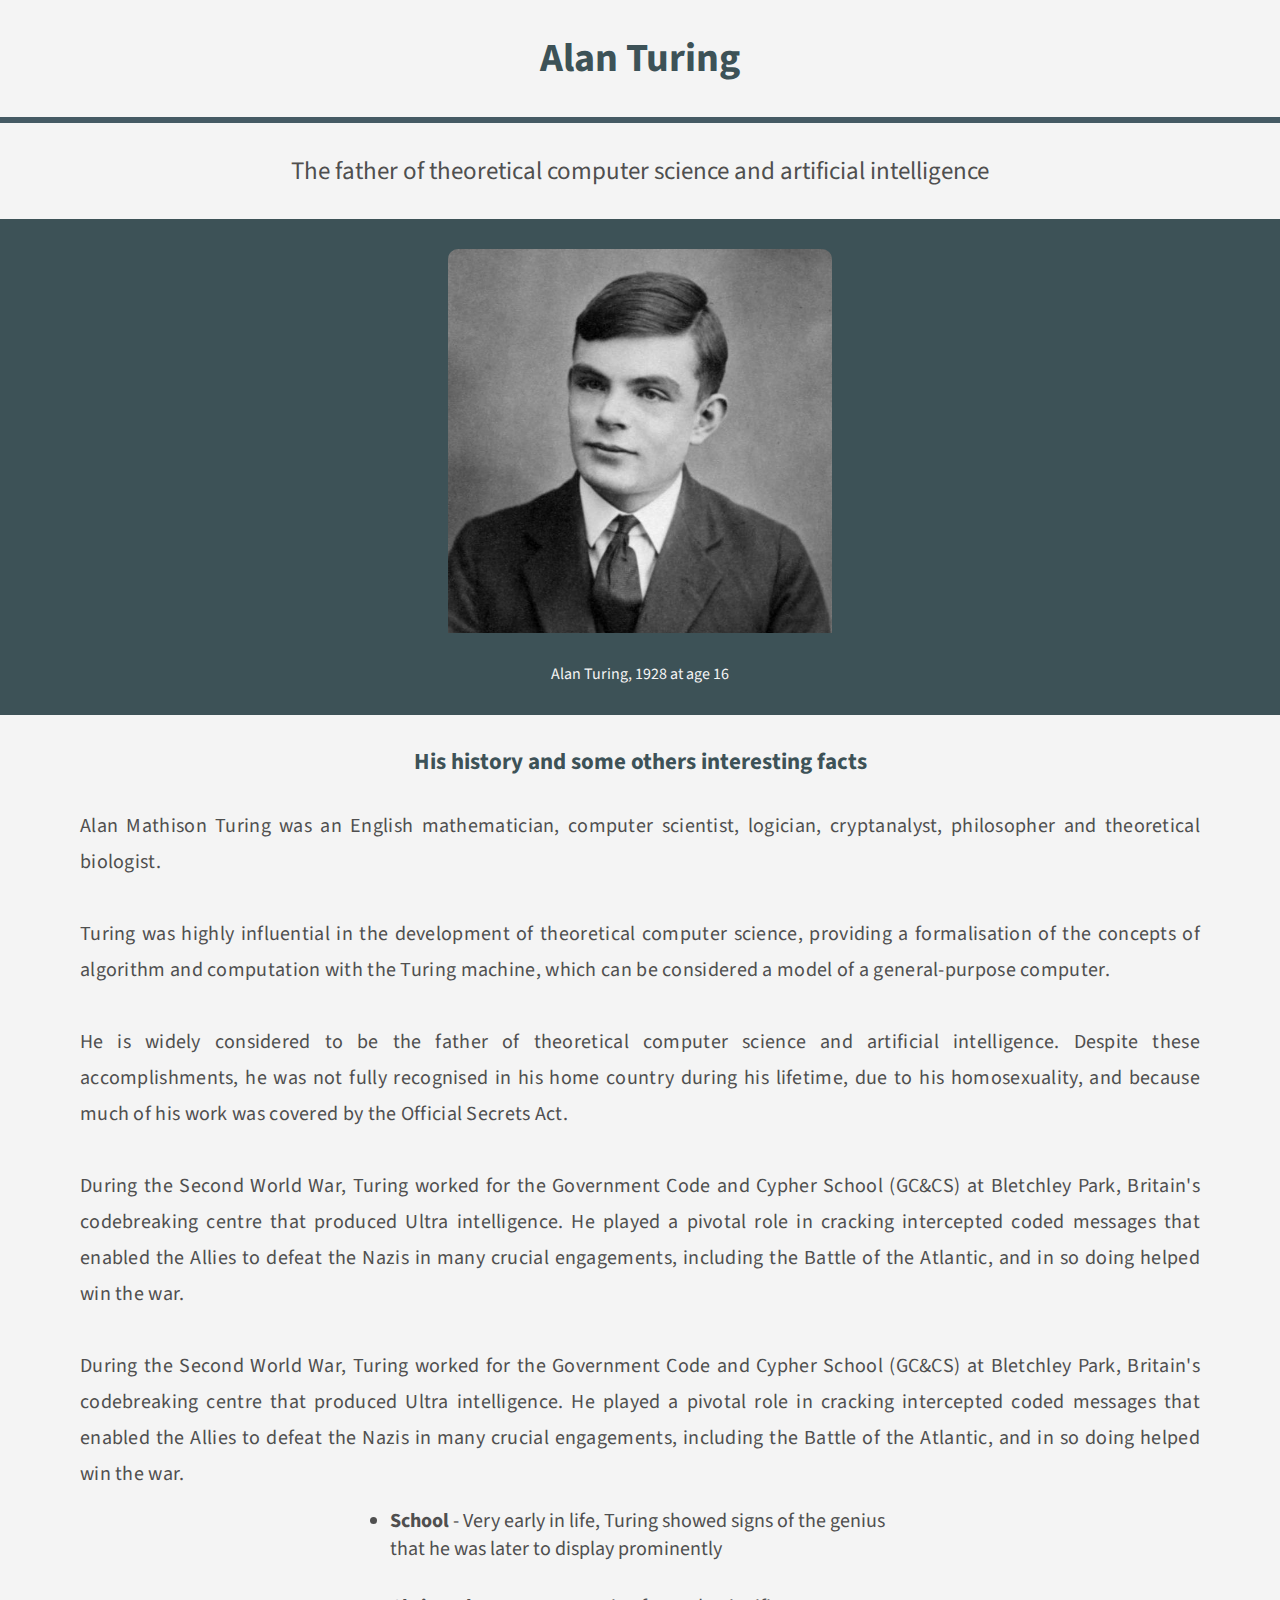
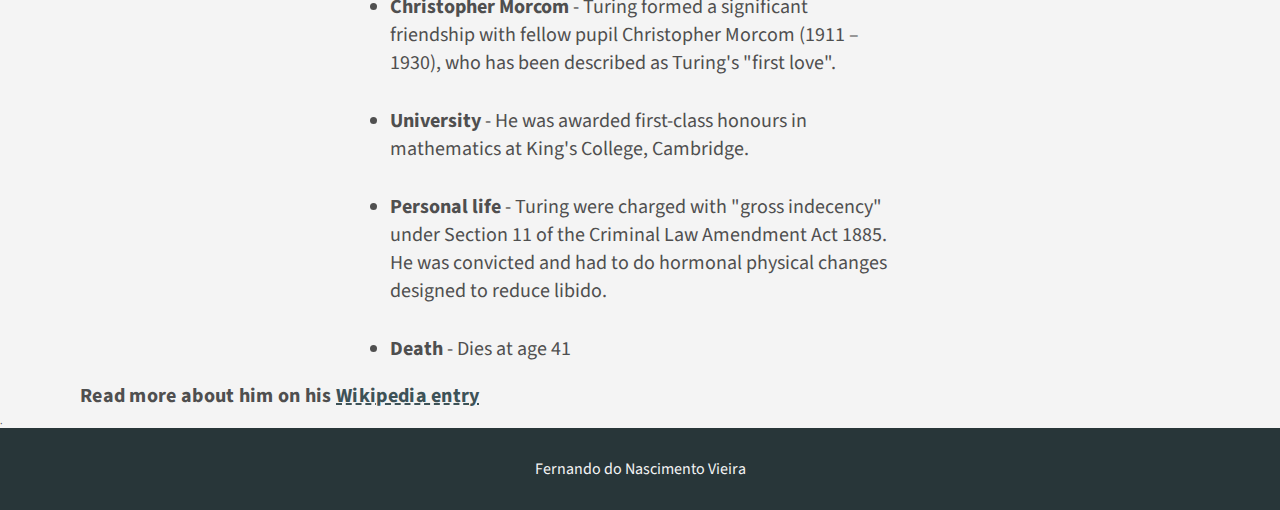
<file: Tribute Page/index.html>
<!DOCTYPE html>
<html lang="en">
<head>
    <meta charset="UTF-8">
    <meta name="viewport" content="width=device-width, initial-scale=1.0">
    <link rel="stylesheet" href="style.css">
    <link href="https://fonts.googleapis.com/css?family=Source+Sans+Pro:400,400i,700,900i&display=swap" rel="stylesheet">
    <meta http-equiv="X-UA-Compatible" content="ie=edge">
    <title>Tribute | Alan Turing</title>
</head>
<body>
    <main id="main">
        <h1 id="title">Alan Turing</h1>
        <hr>
        <h2>The father of theoretical computer science and artificial intelligence</h2>
        <div id="img-div">
            <figure>
                <img src="image/alan-turing-aged-16.jpg" alt="Alan Turing, 1928 at age 16" id="image">
                <figcaption id="img-caption">Alan Turing, 1928 at age 16</figcaption>
            </figure>
        </div>
        <p id="tribute-info">His history and some others interesting facts</p>

        <p class="content-p">
            Alan Mathison Turing was an English mathematician, computer scientist, logician, cryptanalyst, philosopher and theoretical biologist. 
            <br>
            <br>
            Turing was highly influential in the development of theoretical computer science, providing a formalisation of the concepts of algorithm and computation with the Turing machine, which can be considered a model of a general-purpose computer. 
            <br>
            <br>
            He is widely considered to be the father of theoretical computer science and artificial intelligence. Despite these accomplishments, he was not fully recognised in his home country during his lifetime, due to his homosexuality, and because much of his work was covered by the Official Secrets Act.
            <br>
            <br>
            During the Second World War, Turing worked for the Government Code and Cypher School (GC&CS) at Bletchley Park, Britain's codebreaking centre that produced Ultra intelligence. He played a pivotal role in cracking intercepted coded messages that enabled the Allies to defeat the Nazis in many crucial engagements, including the Battle of the Atlantic, and in so doing helped win the war.
            <br>
            <br>
            During the Second World War, Turing worked for the Government Code and Cypher School (GC&CS) at Bletchley Park, Britain's codebreaking centre that produced Ultra intelligence. 
            He played a pivotal role in cracking intercepted coded messages that enabled the Allies to defeat the Nazis in many crucial engagements, including the Battle of the Atlantic, and in so doing helped win the war.
        </p>
        
        <ul>
            <li><strong>School</strong> - Very early in life, Turing showed signs of the genius that he was later to display prominently</li>
            <li><strong>Christopher Morcom</strong> - Turing formed a significant friendship with fellow pupil Christopher Morcom (1911 – 1930), who has been described as Turing's "first love". </li>
            <li><strong>University</strong> - He was awarded first-class honours in mathematics at King's College, Cambridge.</li>
            <li><strong>Personal life</strong> - Turing were charged with "gross indecency" under Section 11 of the Criminal Law Amendment Act 1885. He was convicted and had to do hormonal physical changes designed to reduce libido.</li>
            <li><strong>Death</strong> - Dies at age 41</li>
        </ul>

        <h3>Read more about him on his <a href="https://en.wikipedia.org/wiki/Alan_Turing" target="_blank" id="tribute-link">Wikipedia entry</a></h3>.
        <footer>
            <p>Fernando do Nascimento Vieira</p>

        </footer>
    </main>
</body>
</html>
</file>
<file: Product Landing Page/css/style.css>
@import url('https://fonts.googleapis.com/css?family=Roboto+Mono:400,400i,700,700i&display=swap');

*{
    padding: 0;
    margin: 0;
}

:root{
    --link-color: #274775;
    --orange-color: #FF7000;
    --green-color: #1ED655;
    --text-dark-color: #272F27;
    --text-color: #3D4A3D;
    --color-footer: #001B2B;
    --light-blue-background: #15EDAB;
    --light-blue-color: #E2F1FF;
    --light-gray-color: #647864;
    --gray-color: #C4C4C4;
}

body{
    font-family: 'Roboto Mono', monospace;
    font-weight: normal;
    color: var(--text-color);
}

.white-background{background-color: #fff}
.light-blue-background{background-color: var(--light-blue-background)}
.dark-blue-background{background-color: var(--link-color)}
.green-background{background-color: var(--green-color)}
.dark-background{background-color: var(--color-footer)}

.container,
.header,
.footer{
    /*Change to 1440px after finishing everthing*/
    max-width: 1200px;
    padding: 1em 2em;
    margin: 0 auto;
}

.container{
    height: auto;
}

.position-fixed{
    width: 100%;
    position: fixed;
    top: 0;
    left: 0;
    z-index: 1;
}

.position-relative{
    position: relative;
}

.margin-top-fixed{
    margin-top: 80px;
}

.header{
    height: 80px;
    display: flex;
    flex-direction: column;
    align-items: center;
    justify-content: center;
    box-sizing: border-box;
}

.green-bottom-border{
    border-bottom: 3px solid var(--green-color);
}

.logo-img{
    width: 50px;
    height: 50px;
    cursor: pointer;
    margin: 0.2em 0;
}

.nav-bar-header ul{
    list-style: none;
}

.nav-bar-header li{
    display: inline;
    margin: 1em 0.2em;
}

.nav-bar-header a{
    color: var(--link-color);
    transition: 0.5s;
    text-decoration-color: transparent;
    font-size: 1em;
}

.nav-bar-header a:hover{
    color: var(--orange-color);
    text-decoration: underline;
}


.title,
.description{
    padding: 1em;
    text-align: center;
}

.title{
    font-size: 2em;
    font-weight: bold;
}
.description{
    font-size: 1.5em;
    font-weight: normal;
}

.banner-area{
    padding: 4em 0;
    display: flex;
    align-items: center;
    justify-content: center;
}

.banner-area a{
    text-decoration: none;
}

.bt-primary{
    background-color: var(--orange-color);
    color: #ffffff;
    border: none;
    padding: 1em 2.5em;
    display: block;
    margin: 2em auto;
    cursor: pointer;
    transition: 0.5s;
}

.bt-primary:hover{
    background-color: rgba(0,0,0,0.5);
}

.green-shoe{
    max-width: 45%;
    position: absolute;
    bottom: 0;
    right: 50%;
    transform: translate(50%,0);
}

.display-flex{
    display: flex;
    align-content: center;
    flex-direction: column;
    justify-content: center;
}

.features-area{
    /* background-color: red; */
}

.circle{
    height: 50px;
    width: 50px;
    border-radius: 50%;
    position: absolute;
}

.circle1{
    top: 90%;
    left: 15%;
    background-color: rgba(30, 214, 85, 0.3);
}

.circle2,
.circle3{
    height: 25px;
    width: 25px;
    background-color: rgba(21, 237, 171, 0.3);;
}

.circle2{
    top: 85%;
    left: 40%;
}

.circle3{
    top: 13%;
    left: 70%;
}


.sub-title,
.description-text,
.p-text{
    padding: 1em 0;
}

.sub-title{
    font-size: 1.5em;
    color: var(--green-color);
    font-weight: bold;
}

.description-text{
    font-size: 1.25em;
    font-weight: normal;
}

.p-text{
    font-size: 1.1em;
    font-weight: normal;
}

.signup-area .sub-title{
    color:var(--text-dark-color);
    text-align: center;
}

.height-screen{
    min-height: 100vh;
}

.input-email{
    width: 100%;
    box-sizing: border-box;
    padding: 0.7em 1em;
    font-size: 1.2em;
    color: var(--light-gray-color);
    border: 1px solid var(--light-gray-color);
    margin: 2em 0;
}

.design-area .sub-title{
    text-align: center;
}

.design-area .p-text{
    color: var(--light-blue-color);
    margin-bottom: 2em;
    text-align: center;
}
#video{
    max-width: 100%;
    display: block;
    margin: 0 auto;
}


/*Pricing CSS*/
.pricing-area{
    display: flex;
    flex-direction: column;
    height: auto;
}

.pricing-area .sub-title{
    align-self: center;
}


.card{
    max-width:768px;
    border: 1px solid var(--gray-color);
    padding: 1em 2em;
    margin-top: 1em;
    display: flex;
    flex-direction: column;
    align-items: center;
}

.gray-color{
    background-color: var(--light-gray-color);
}

.card a{
    text-decoration: none;
}

.primary-card{
    background-color: var(--light-blue-background);
    border: none;
}

.title-card,
.price-area,
.card-list{
    margin: 1em 0;
}

.title-card{
    font-size: 1.5em;
    text-align: center;
}

.price-area{
    font-size: 2em;
}

.card-list{
    list-style: none;
}

.card-list li{
    text-align: center;
}

/*Footer CSS*/

.footer{
    display: flex;
    flex-direction: column;
    align-items: center;
    height: auto;
    clear: both;
}

.footer .logo-img{
    opacity: 0.5;
    filter: grayscale(50%);
}

.nav-bar-footer ul{
    list-style: none;
    margin-top: 0.5em;
}

.nav-bar-footer li{
    display: inline;
    padding: 0 0.2em;
}

.nav-bar-footer a{
    color: var(--text-color);
    transition: 0.5s;
    text-decoration-color: transparent;
    font-size: 1em;
}

.copyright{
    padding: 0.8em;
    font-size: 0.9em;
}

.nav-bar-footer a:hover{
    color: var(--light-blue-color);
    text-decoration: underline;
}

@media(min-width: 600px){
    .header{
        flex-direction: row;
        justify-content: space-between; 
    }
    .logo-img{
        max-width: 80px;
        max-height: 80px;
    }
    .nav-bar-header li{
        margin-left: 2em;
    }
    
    .nav-bar-header a{
        font-size: 1.3em;
    }

    .title{
        font-size: 3em;
    }

    .sub-title{
        font-size: 2em;
    }

    .description-text{
        font-size: 1.5em;
    }

    .p-text{
        font-size: 1.3em;
    }

    
    .container{
        min-height: 100vh;
    }

    .banner-area{
        min-height: 80vh;
    }

    .circle1{
        width: 100px;
        height: 100px;
        top: 75%;
    }
    
    .circle2,
    .circle3{
        width: 50px;
        height: 50px;
    }

    .circle2{
        top: 75%;
    }
    
    .circle3{
        top: 10%;
    }

    .banner-area{
        padding: 0;
    }
    
}

@media(max-width: 440px){
    .green-shoe{
        bottom: -2.4em;
    }
}

@media(min-width: 760px){
    .circle3{
        top: 25%;
    }
}


@media(min-width: 768px){
    .green-shoe{
        max-width: 30%;
        bottom: -2.4em;
    }

    .pricing-area{
        display: grid;
        grid-template-areas: 
            ". . header header header . ."
            "card1 card1 card2 card2 card2 card3 card3";
        align-items: center;
        align-content: center;
        justify-content: space-evenly;
        min-height: 100vh;
    }

    .pricing-area .sub-title{
        grid-area: header;
        justify-self: center;
        padding: 0;
        margin: 0;
    }
    
    .card1{
        grid-area: card1;
    }

    .card2{
        grid-area: card2;
        transform: scale(1.05);
        
    }

    .card3{
        grid-area: card3;
    }
    
}

@media(min-height: 900px){
    .green-shoe{
        max-width: 60%;
    }
}
</file>
<file: Survey Form/style.css>
@import url('https://fonts.googleapis.com/css?family=Muli:300,300i,400,400i,500,500i,700,700i&display=swap');

*{
    padding: 0;
    margin: 0;
    box-sizing: border-box;
    font-family: 'Muli', sans-serif;
}

:root{
    --color-pink: #CC00F5;
    --color-dark-purpl: #500BD4;
    --color-dark-blue: #011FEB;
    --color-light-blue: #0B84D4;
    --color-gree: #0CF7E6;
    --color-text: #8473A6;
    --color-label: #776E8C;
    --color-border-input: #AFA8BA;
}

body{
    position: relative;
    color:var(--color-text);
}

.wave-top{
    height: 250px;
    background: url(wave-top.svg) no-repeat;
    background-size: cover;
    background-position: bottom;
}

.wave-footer{
    width: 100%;
    height: 300px;
    position: absolute;
    bottom: -6rem;
    left: 0;
    background: url(wave-footer.svg) no-repeat;
    background-size: cover;
    background-position: top;
    z-index: -1;
}

.container{
    max-width: 600px;
    margin: -6rem auto 0 auto;
    padding:1rem 2rem;
    box-shadow: 0px 4px 100px rgba(0, 0, 0, 0.25);
    background-color: #fff;
}

@media(max-width: 960px){
    .wave-top{
        height: 120px;
    }
    .container{
        margin-top: 10px;
    }
}


@media(max-width: 600px){
    .wave-top{
        height: 100px;
    }
}

.title, 
.description{
    padding: 1rem 1.3rem;
}

.title{
    font-weight: 700;
    font-size: 2.5rem;
    text-align: center;
    color: var(--color-pink);
}

.description{
    font-size: 1.2rem;
    line-height: 1.5rem;
    text-align: center;
    color:var(--color-text);
}

.item-form,
.item-description{
    padding: 1rem 0;
}

.item-form{
    font-size: 1.1rem;
}

.item-form label{
    font-weight: 700;
}
.item-description{
    font-weight: 700;
    color:var(--color-text);
}

.input{
    display: block;
    width: 100%;
    height: 50px;
    padding: 0 1rem ;
    font-size: 0.9rem;
    font-weight: normal;
    border:  3px solid var(--color-border-input);
    color: var(--color-text);
    margin-top: 1rem;
}

.input::placeholder{
    color: var(--color-border-input);
}

.input:focus{
    border-color: var(--color-text);
}


.item-group label{
    font-weight: normal;
}


.textarea{
    height: 20rem;
    font-size: 1rem;
    padding-top: 1rem;
}

.input-checkbox,
.input-radio {
    display: inline-block;
}


.btn-submit{
    width: 100%;
    height: 4rem;
    border: none;
    background: linear-gradient(173.04deg, #0CF7E6 33.74%, #0B84D4 125.14%);
    border-radius: 50px;
    color:#fff;
    font-weight: bold;
    font-size: 1.2rem;
    margin: 2rem 0 1.5rem 0;
    cursor: pointer;
}

.footer p{
    position: absolute;
    position: absolute;
    bottom: 9%;
    left: 50%;
    transform: translate(-50%, -50%);
    color: var(--color-border-input);
}
</file>
<file: Tribute Page/style.css>
*{
    padding: 0;
    margin: 0;
}

body{
    font-size: 10px;
    font-family: 'Source Sans Pro', sans-serif;
    color: #4F4F4F;
    background-color: #F4F4F4;
}

#title{
    font-size: 4em;
    text-align: center;
    color: #3D5257;
    padding: 30px;
    font-weight: bold;
}

hr{
    border: 3px solid #455A64;
}

h2{
    font-size: 2.5em;
    text-align: center;
    padding: 30px;
    font-weight: normal;
}

#img-div{
    background-color: #3D5257;
    padding: 30px 0;
}

figure{
    width: 50%;
    display: block;
    margin: auto;
}

#img-div img{
    max-width: 100%;
    display: block;
    margin: auto;
    padding-bottom: 30px;
    border-radius: 10px;
}

figure figcaption{
    font-size: 1.6em;
    color: #F4F4F4;
    text-align: center;
    font-weight: normal;
}

#tribute-info{
    font-size: 2.3em;
    font-weight: bold;
    color:#3D5257;
    text-align: center;
    padding: 30px 0;    
}

.content-p, h3{
    font-size: 2em;
    text-align: justify;
    line-height: 1.8em;
    letter-spacing: 0.015em;
    padding: 0 30px;
}

ul{
    max-width: 500px;
    margin: auto;
    padding: 0 60px;
}

li{
    font-size: 2em;
    padding: 15px 0;
    
}

#tribute-link{
    color: #3D5257;
    text-decoration-style: dashed;
    transition: 0.7s;
}

#tribute-link:hover{
    transform: scale(2);
    color: rgb(103, 133, 148);
}

footer{
    background-color: #283639;
    padding: 30px;
}

footer p{
    color: #F4F4F4;
    font-size: 1.6em;
    text-align: center;
}

@media (min-width: 800px){
    .content-p, h3{
        padding: 0px 80px;
    }

    figure{
        width: 30%;
    }
}
</file>
<file: Personal Portfolio/css/style.css>
@import "https://cdnjs.cloudflare.com/ajax/libs/font-awesome/5.11.2/css/all.min.css";
@import url('https://fonts.googleapis.com/css?family=Poppins:400,400i,700,700i&display=swap');

:root{
    --dark-color: #12113A;
    --text-light-color: #ADA9BB;
    --text-color:#fff;
    --green-color: #00C89B;
    --blue-color: #2194D1;
} 

*{
    margin: 0;
    padding: 0;
    box-sizing: border-box;
}


@media(min-width: 501px){
    .title{
        font-size: 2.2rem;
    }

    .description{
        font-size: 1.2rem;
    }

}

body{
    font-family: 'Poppins', sans-serif;
    background-color: var(--dark-color, #12113A);
    color: var(--text-light-color, #ADA9BB);
    font-size: 10px;
}

.container{
    width: 90%;
    max-width: 1440px;
    margin: 0 auto;
}
/*
    Header CSS
*/

.image-background{
    background: url("../img/developer.jpg") no-repeat fixed center/cover;
    min-height: 100vh;
}

.header .container{
    height: 70px;
    display: flex;
    align-items: center;
    justify-content: space-between;
}


#navbar{
    background-color: rgba(18, 17, 58, 1);
    position: fixed;
    top: 0;
    left: 0;
    width: 100%;
    z-index: 1;
}

.header .logo-top{
    height: 85%;
}

.menu ul{
    list-style: none;
}

.menu ul li{
    display: inline-block;
    padding: 10px;
}

.menu ul li a{
    font-size: 1.1rem;
    text-decoration: none;
    color: var(--text-color);
    transition: all 0.5s ease-in-out;
    border-bottom-style: solid;
    border-bottom-width: 2px;
    border-bottom-color: rgb(0,0,0,0);
}

.menu ul li a:hover{
    border-bottom-color: var(--green-color);
    color: var(--green-color);
}

/*Welcome area*/
#welcome-section{
    display: flex;
    flex-direction: column;
    justify-content: center;
    height: 100vh;
    
}

.title{
    font-size: 3rem;
    color: var(--text-color);
    font-weight: bold;
    text-align: center;
}

.description{
    font-size: 1.5rem;
    color: var(--text-color);
    font-weight: normal;
    text-align: center;
    margin-top: 1rem;
}

.code-bottom{
    align-self: flex-end;
}

/*About area*/
.about-section{
    display: flex;
    align-items: center;
    flex-direction: column;
    justify-content: center;
    min-height: 100vh;
}

.profile-img{
    max-width:200px;
    max-height: 200px;
    border-radius: 50%;
    border: 7px solid var(--green-color);
    margin-bottom: 1rem;
}

.title-section{
    font-size: 2rem;
    font-weight: bold;
}

.p-text{
    font-size: 1.2rem;
    font-weight: normal;
    margin-top: 1rem;
    padding: 10px 20px;
}

.smile{
    color: var(--green-color);
    font-weight: bold;
    padding: 10px;
}

/*Projects area*/
#projects{
    display: grid;
    min-height: 100vh;
    grid-template-areas: 
    "title title title title"
    "image1 image1 image2 image2"
    "image3 image3 image4 image4";
}

#projects .title-section{
    grid-area: title;
    text-align: center;
    color: var(--green-color);
    margin-bottom: 2rem;
}


.project-area1{
    grid-area: image1;
}

.project-area2{
    grid-area: image2;
}

.project-area3{
    grid-area: image3;
}

.project-area4{
    grid-area: image4;
}

.project-area{
    position: relative;
}

.project-area img{
    width: 100%;
    transition: 0.5s all ease-in-out;
    transform: scale(1);
    opacity: 1;
}

.project-description{
    position: absolute;
    top: 0;
    left: 0;
    background-color: var(--dark-color);
    width: 100%;
    height: 100%;
    display: flex;
    flex-direction: column;
    align-items: center;
    justify-content: center;
    transition: 0.8s all ease-in-out;
    transform: scale(0);
    opacity: 0;
}

.project-description p{
    text-align: center;
}

.project-description a{
    font-size: 0.9rem;
    color: var(--green-color);
}
.project-area:hover img{
    transform: scale(0);
    opacity: 0;
}

.project-area:hover .project-description{
    transform: scale(1);
    opacity: 1;
}

.project-tile{
    font-size: 1.3rem;
    color: var(--green-color);
}


/*Skills*/
.skill-section{
    display: grid;
    grid-template-columns: 1fr 1fr 1fr 1fr;
    min-height: 80vh;
    align-content: center;
    justify-content: center;
}

.skill-section .title-section {
    color: var(--green-color);
    margin: 10px 0;
}

.type-skill{
    font-size: 1.4rem;
    margin: 10px 0;
}

.skill ul{
    list-style: none;
}

.skill li{
    font-size: 1rem;
    margin: 10px 0;
}

/*contact area*/
.blue-background{
    background-color: var(--blue-color);
}

.social-area{
    min-height: 80vh;
    display: flex;
    flex-direction: column;
    align-items: center;
    justify-content: center;
}
.social-msg{
    font-size: 2rem;
    color: var(--text-color);
    font-weight: bold;
    margin-bottom: 50px;
    text-align: center;
}

.icon{
    color: var(--text-color);
    font-size: 2rem;
    transition: 0.7s all ease-in-out;
    font-weight: normal;
    margin: 0 20px;
}

.icon:hover{
    color: var(--dark-color);
}

/*Footer*/
.footer{
    padding: 20px 10px;
}

.footer-text{
    text-align: center;
    font-size: 0.8rem;
}

/*media querys*/
@media(max-width:500px){
    .title{
        font-size: 2rem;
    }

    .description{
        font-size: 1rem;
    }
}

@media(max-width: 800px){
    .skill-section{
        display: flex;
        flex-direction: column;
        min-height: 100vh;
        align-items: center;
        justify-content: center;
        text-align: center;
    }
    #projects{
        display: flex;
        flex-direction: column;
        min-height: 100vh;
    }

    .profile-img{
        width: 35%;
        border: 5px solid var(--green-color);
    }

    .menu a{
        font-size: 1rem;
    }
    .title-section{
        font-size: 1.5rem;
    }
    .p-text{
        font-size: 1rem;
    }
    .social-msg{
        font-size: 1.3rem;
    }

    .icon{
        font-size: 1.3rem;
    }
}
</file>
<file: Technical Documentation Page/css/style.css>
@import "https://cdnjs.cloudflare.com/ajax/libs/font-awesome/5.11.2/css/all.min.css";
@import url('https://fonts.googleapis.com/css?family=Roboto:400,400i,700,700i&display=swap');

:root{
    --text-color: #615F4E;
    --primary-color: #FAF52E;
    --light-primary-color: #FCF964;
    --dark-text-color: #403E34;
    --light-text-color: #B1B0A0;
}

*{
    margin: 0;
    padding: 0;
}

body{
    font-family: 'Roboto', sans-serif;
    color: var(--text-color);
}

::-webkit-scrollbar{
    background-color: var(--dark-text-color);
    width: 7px;
}

::-webkit-scrollbar-thumb{
    background-color: var(--light-text-color);
    box-shadow: inset 0 0 6px rgba(0,0,0,0.3);
}

::-webkit-scrollbar-track{
    background-color: var(--dark-text-color);
    box-shadow: inset 0 0 6px rgba(0,0,0,0.3)
}

.footer,
#main-doc,
.title-page{
    padding: 1em 2em;
}

.link-section{
    color: var(--dark-text-color);
    background-color: var(--primary-color);
}

.title-page{
    background-color: var(--primary-color);
    min-height: 80px;
    display: flex;
    align-items: center;
    flex-direction: column;
    justify-content: center;
    flex-flow: column-reverse;
}
.header{
    font-size: 1.32em;
    background-color: var(--dark-text-color);
    color: var(--light-text-color);
    padding: 0 0.2em;
    margin: 0.5em 0;
    text-align: center;
}

.menu-icon{
    cursor: pointer;
    font-size: 24px;
    flex-shrink: 1;
}
.menu{
    position: absolute;
    top:  112px;
    left: 0;
    background-color: var(--text-color);
    list-style: none;
    display: none;
}

.menu li{
    margin: 0 0 0.2em;
}

.menu li a{
    box-sizing: border-box;
    padding: 1em 2em;
    color: var(--light-text-color);
    background-color: var(--dark-text-color);
    border-left: 0.2em solid var(--text-color);
    text-decoration: none;
    display: block;
    transition: 0.3s;
}

.menu li a:hover{
    background-color: var(--light-text-color);
    color: var(--dark-text-color);
}

.display-block{
    display: block;
}

.main-section{
    min-height: 50vh;
    display: flex;
    flex-direction: column;
    justify-content: center;
    
}

.main-header{
    font-size: 1.5em;
    margin: 1em 0;
    padding: 0 0.2em;
    font-weight: bold;
    background-color: var(--text-color);
    color: var(--light-primary-color);
    text-align: center;
}

.paragraph{
    font-size: 1.1em;
    font-weight: normal;
    letter-spacing: 0.1em;
    margin-bottom: 1em;
}

.section-list{
    font-size: 1em;
    font-weight: normal;
    letter-spacing: 0.1em;
    padding: 0 2em;
}

.main-list-element{
    margin: 1em 0;
}

.sub-title{
    font-size: 1.3em;
    margin: 1em 0;
    font-weight: bold;
}

.code-area{
    box-sizing: border-box;
    width: 100%;
    padding: 2em;
    display: inline-block;
    background-color: var(--light-primary-color);
    border-left: 0.3em solid var(--text-color);
    font-size: 1.1em;
    margin: 1em 0 1.5em;
}

.footer{
    background-color: var(--dark-text-color);
    padding: 2em;
    display: flex;
    align-items: center;
    justify-content: center;
}


@media screen and (min-width: 500px){
    .title-page{
        flex-direction: row;
        justify-content: space-between;
    }

    .header{
        font-size: 2rem;
    }
}

@media screen and (min-width: 768px){

    #navbar{
        background-color: var(--text-color);
        height: 100vh;
        overflow-y: auto;
        width: 35%;
        position: fixed;
        z-index: 1;
    }
    #main-doc{
        float: right;
        width: 58.5%;
    }

    .footer{
        float: right;
        clear: both;
        width: 65%;
        text-align: center;
    }

    .menu-icon{
        display: none;
    }

    .menu{
        display: initial;
        position: initial;
        top: initial;
        left: initial;
    }

    .main-header{
        width: max-content;
    }
}
</file>
